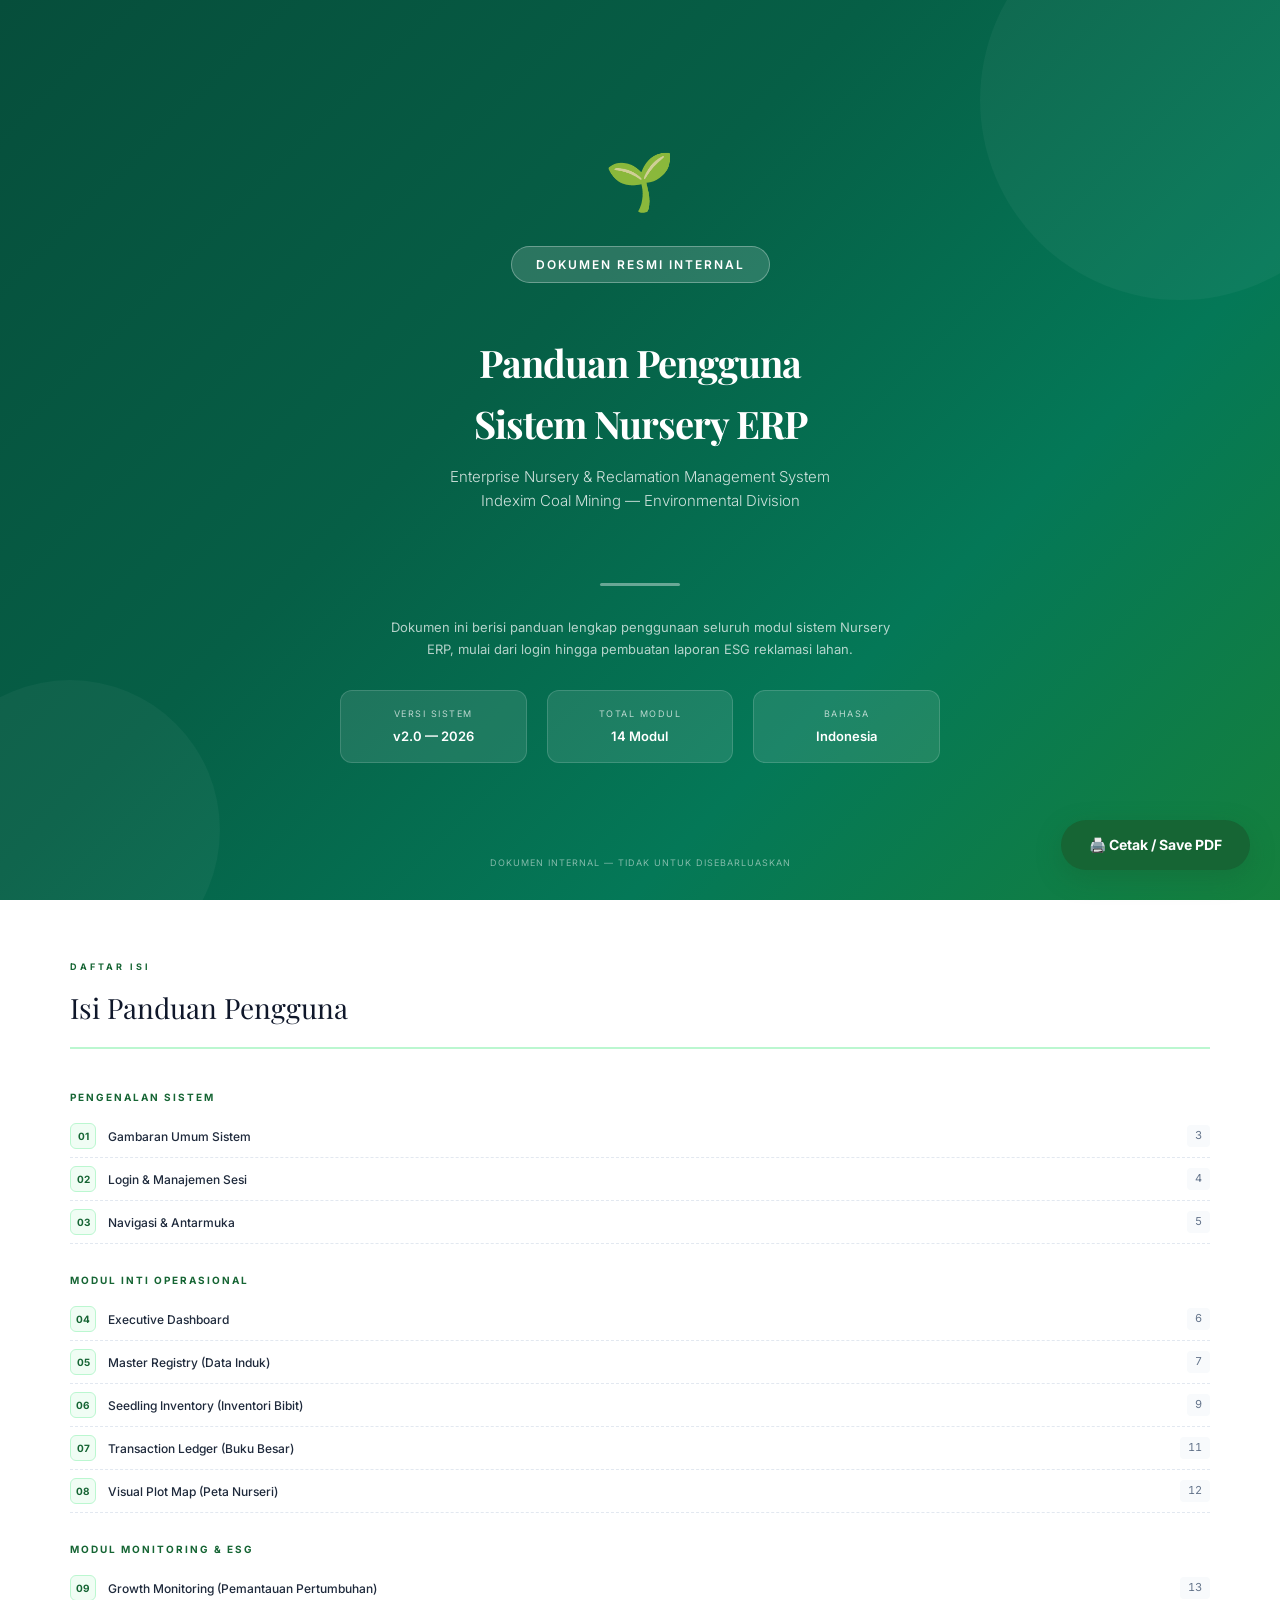
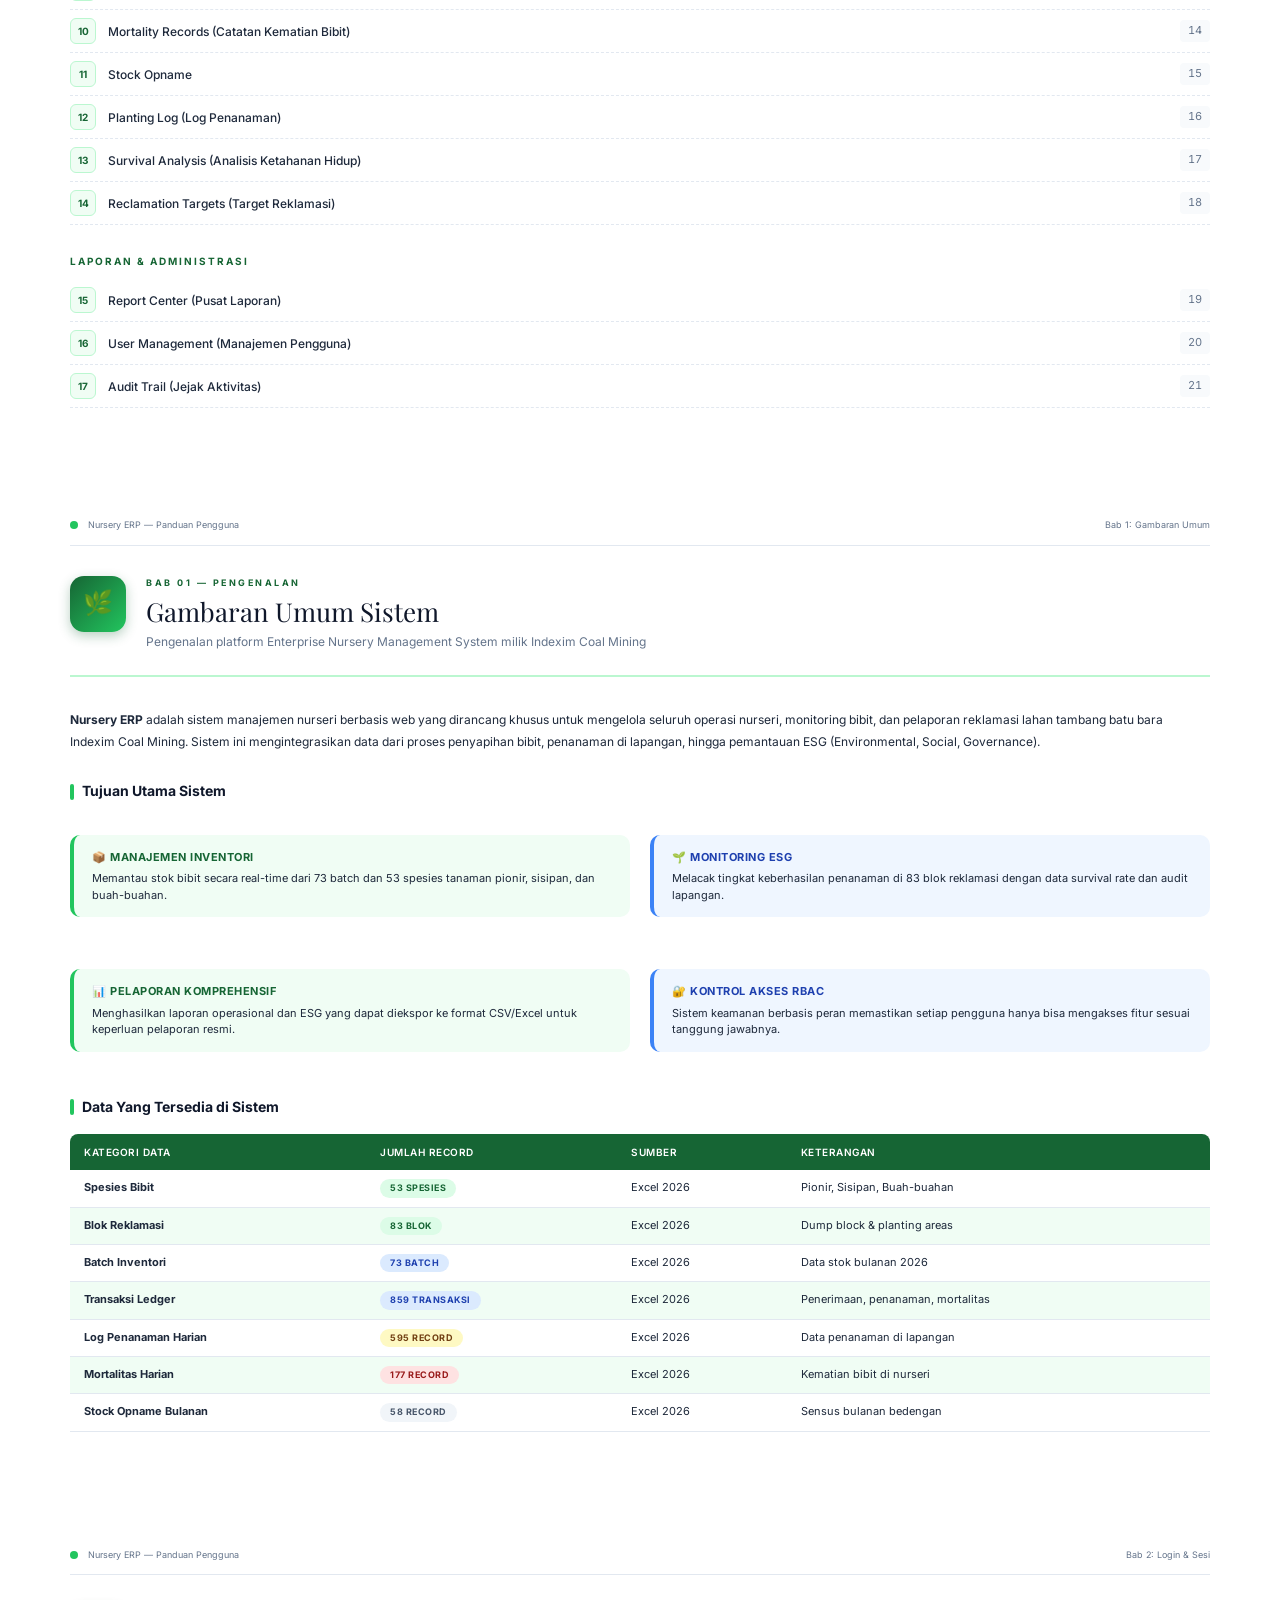
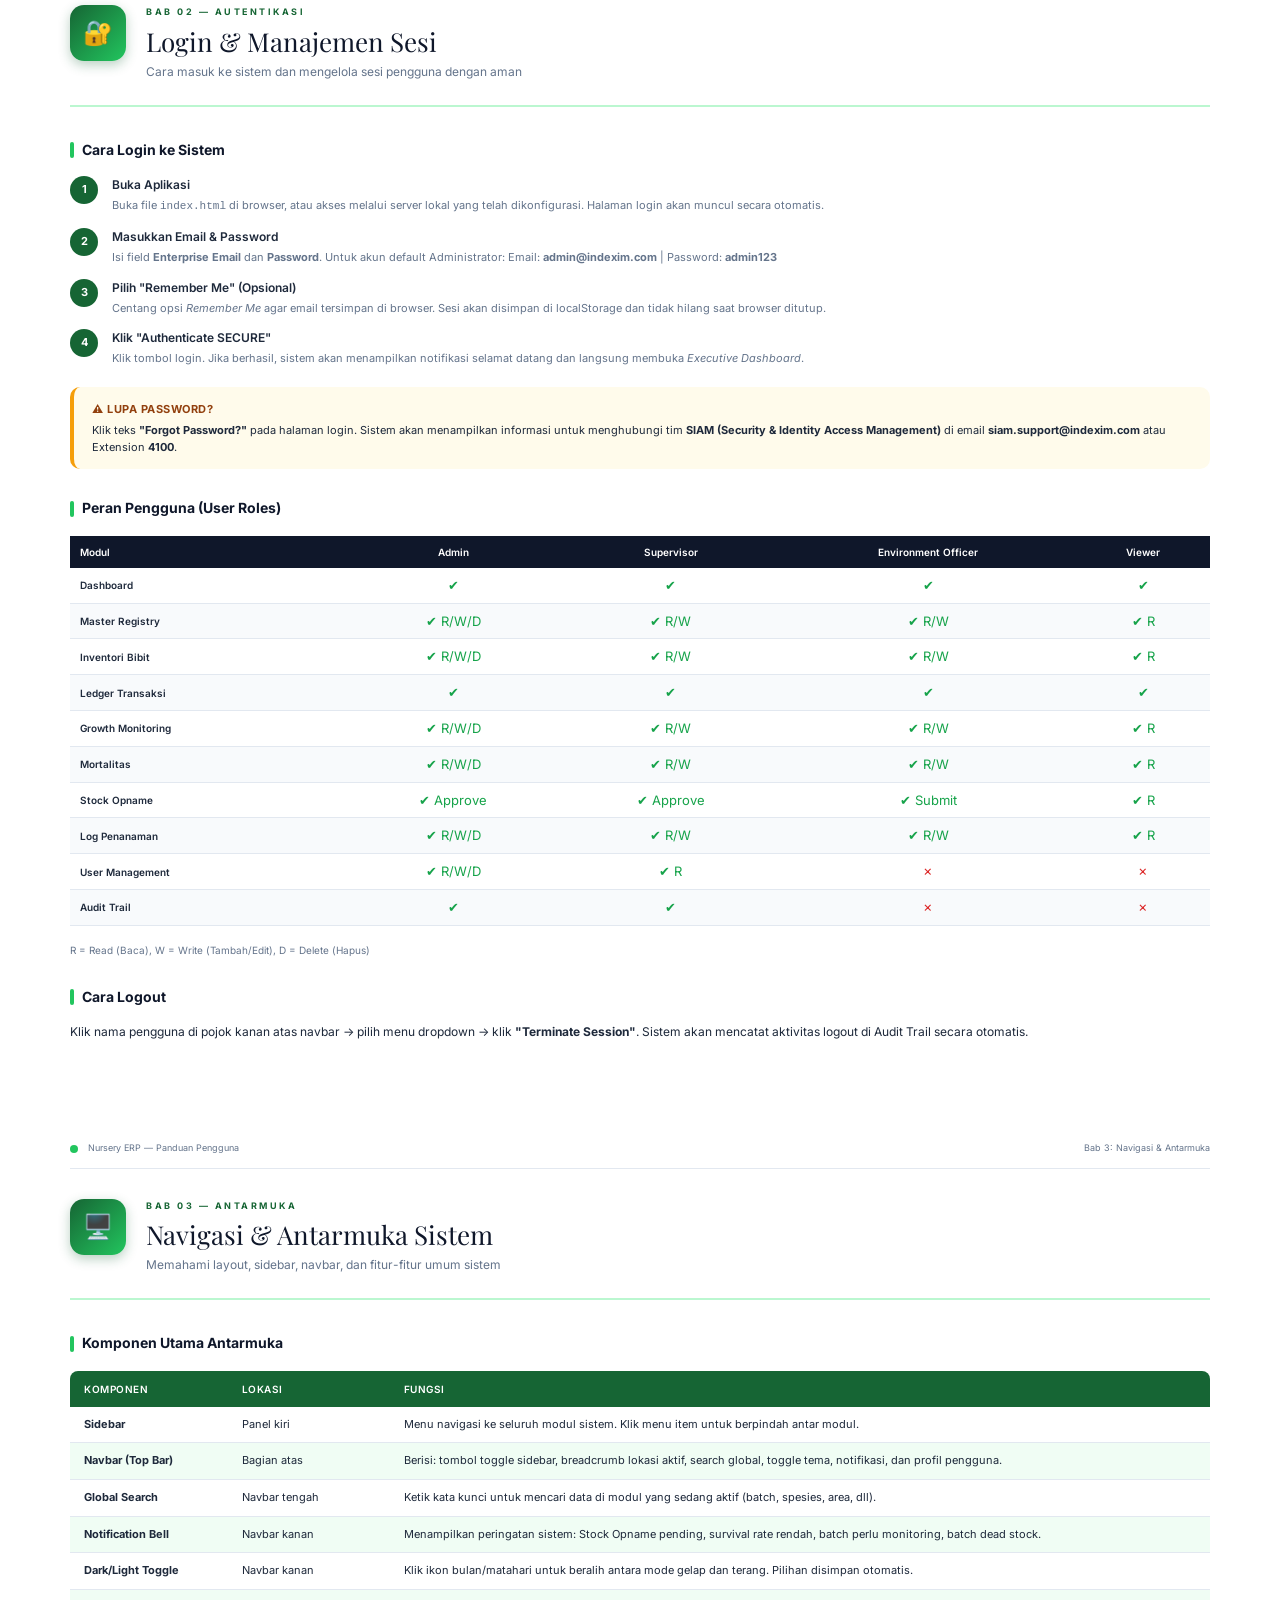
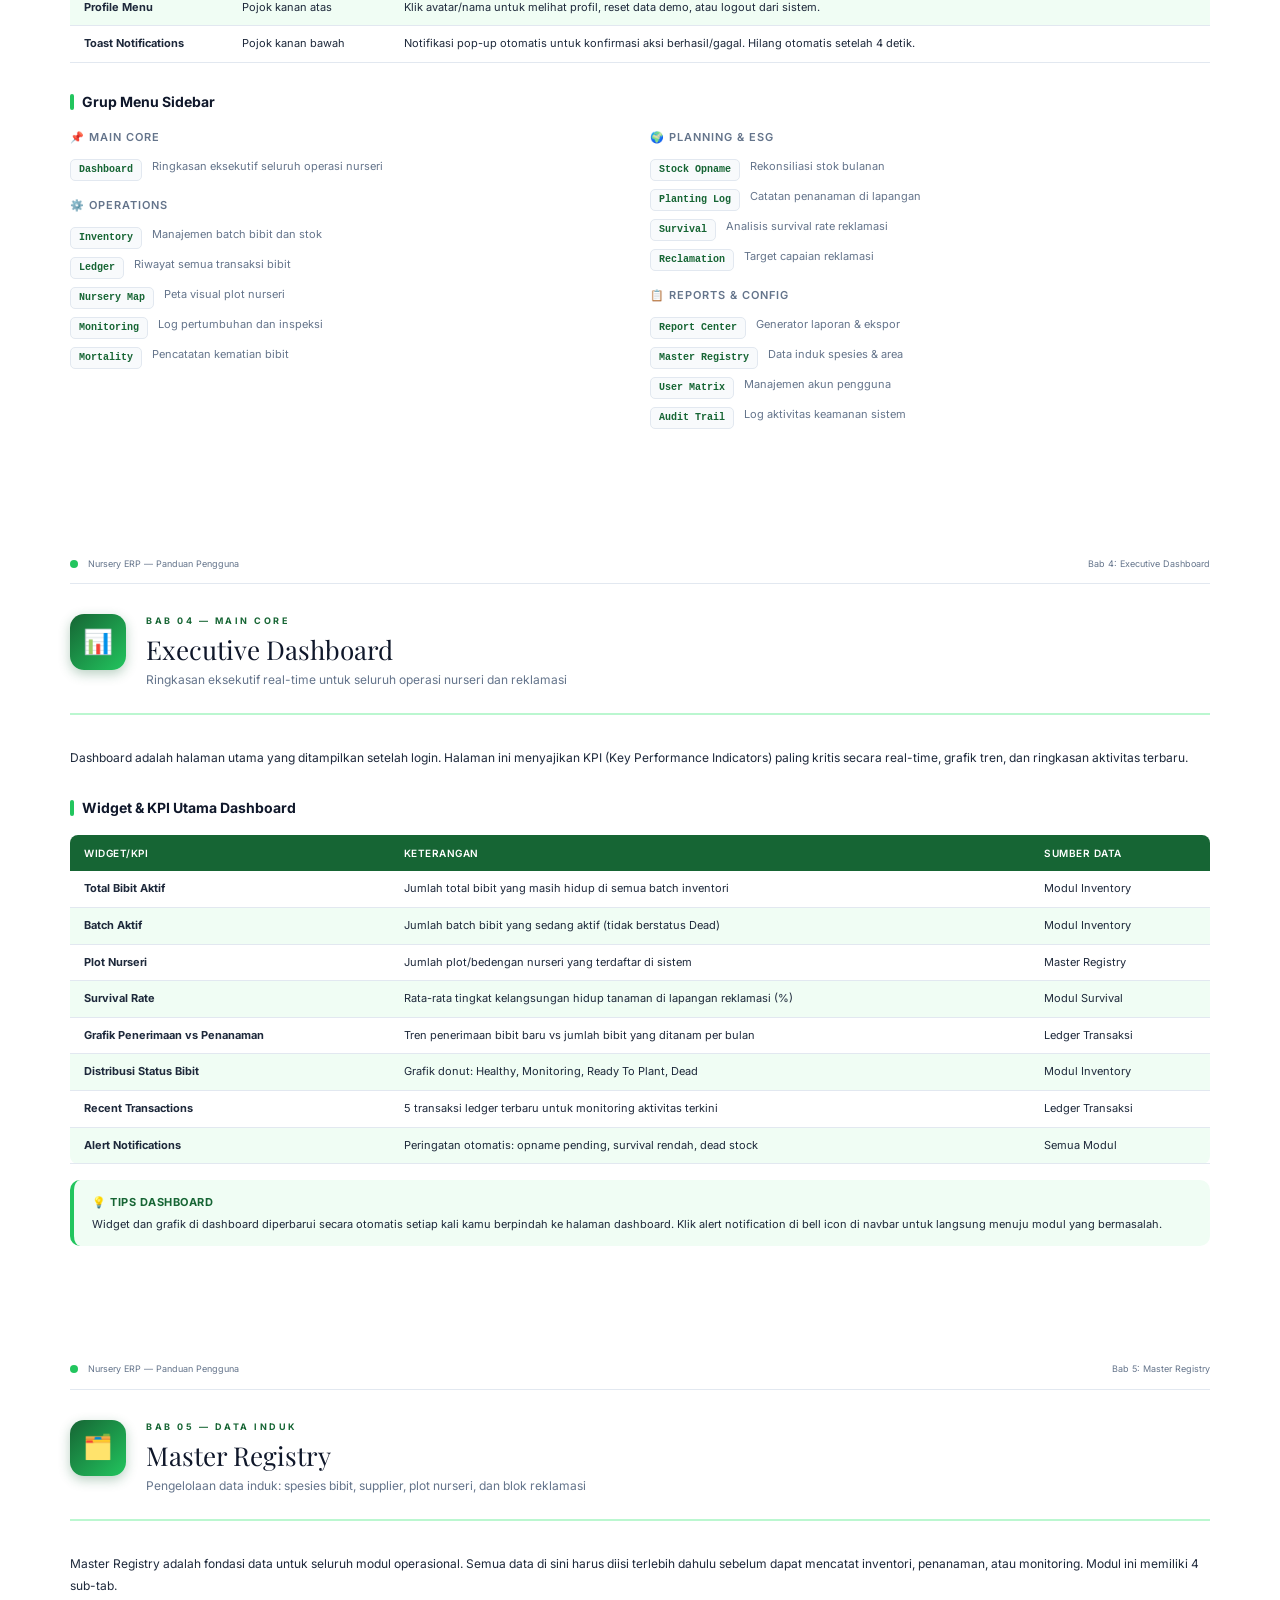
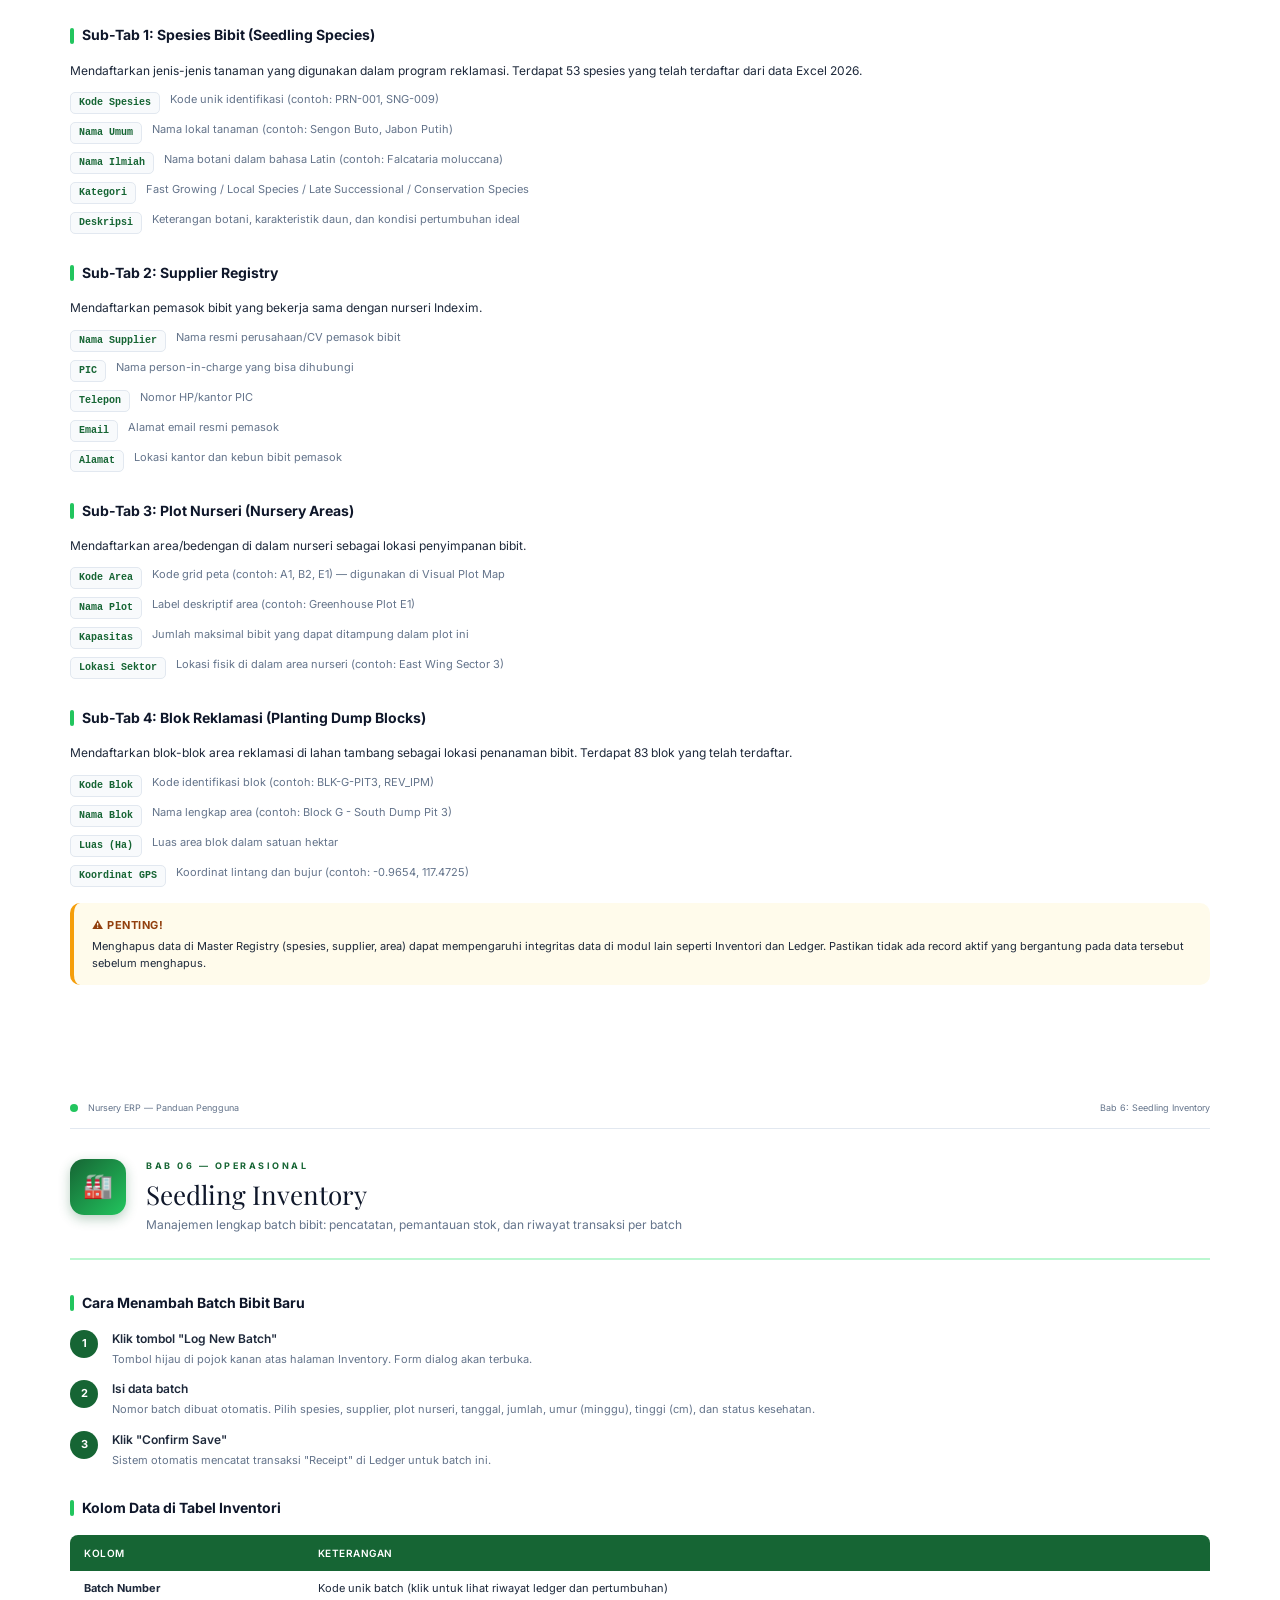
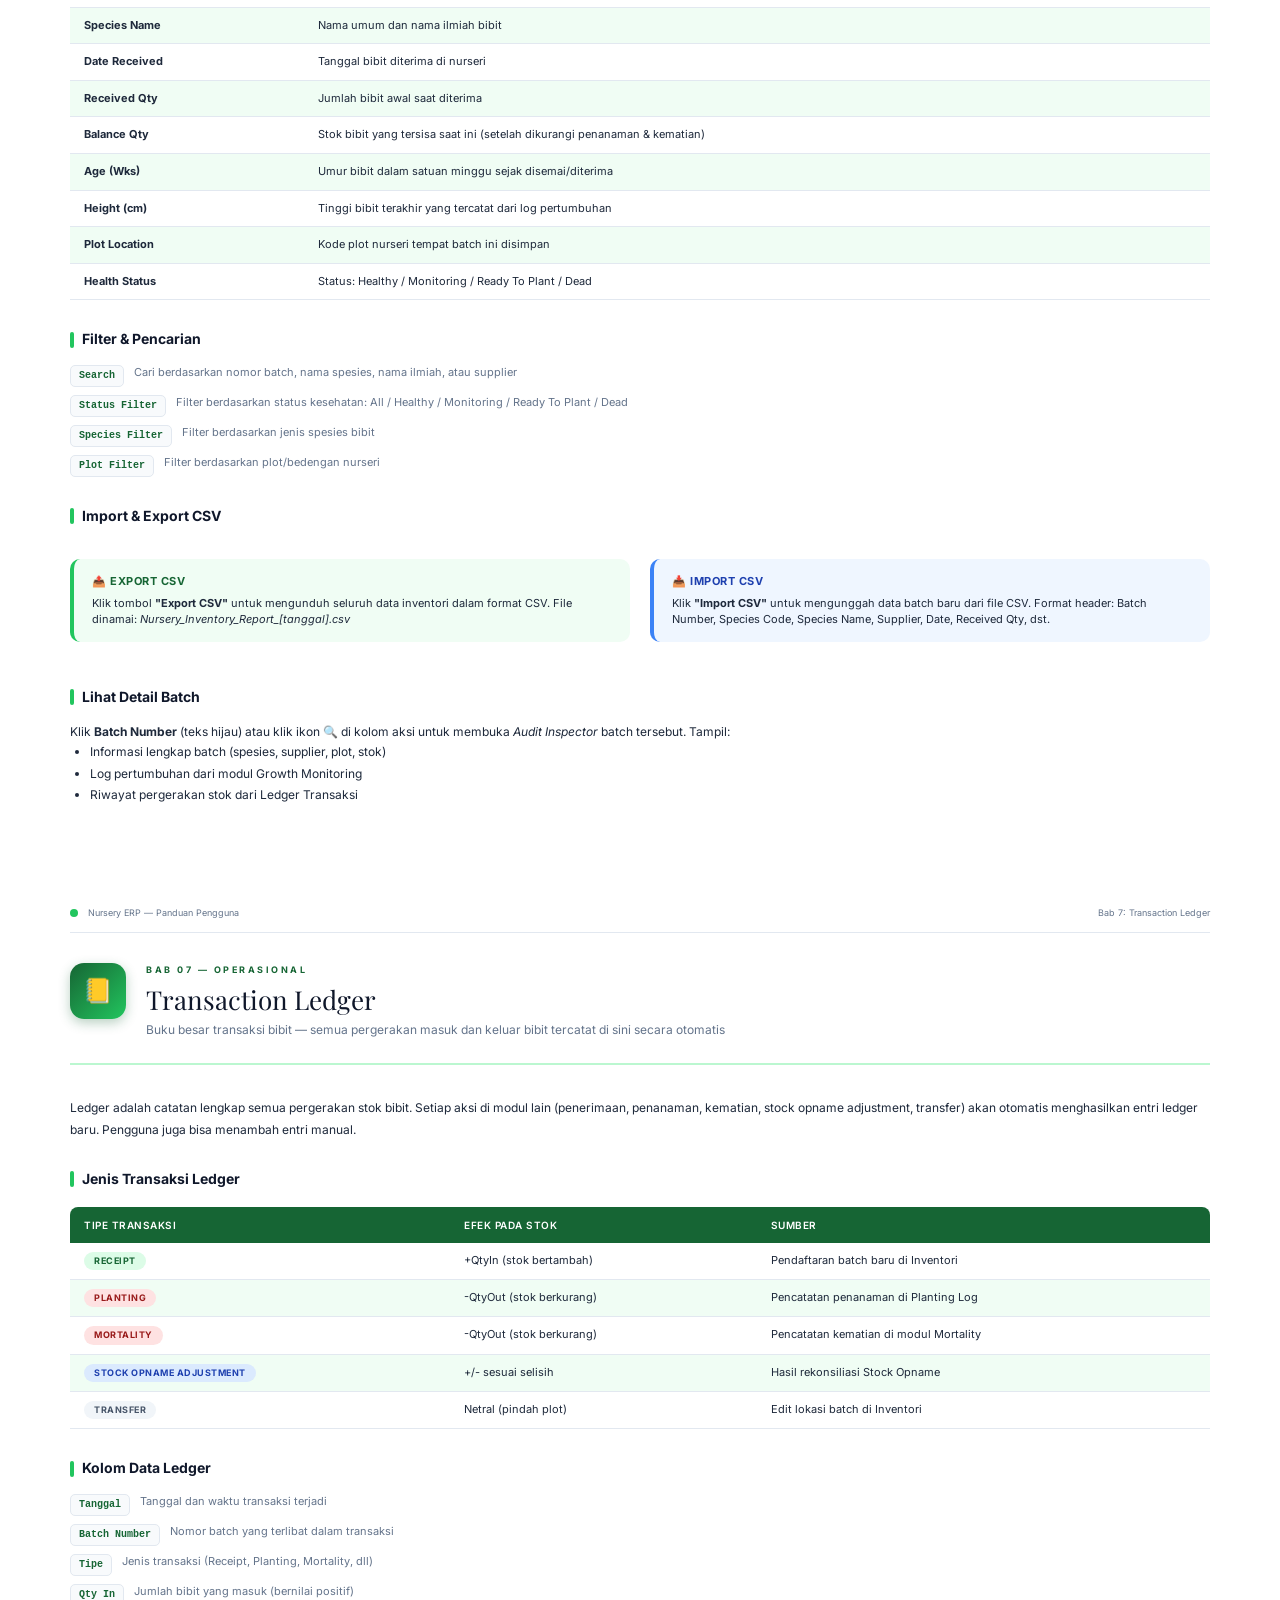
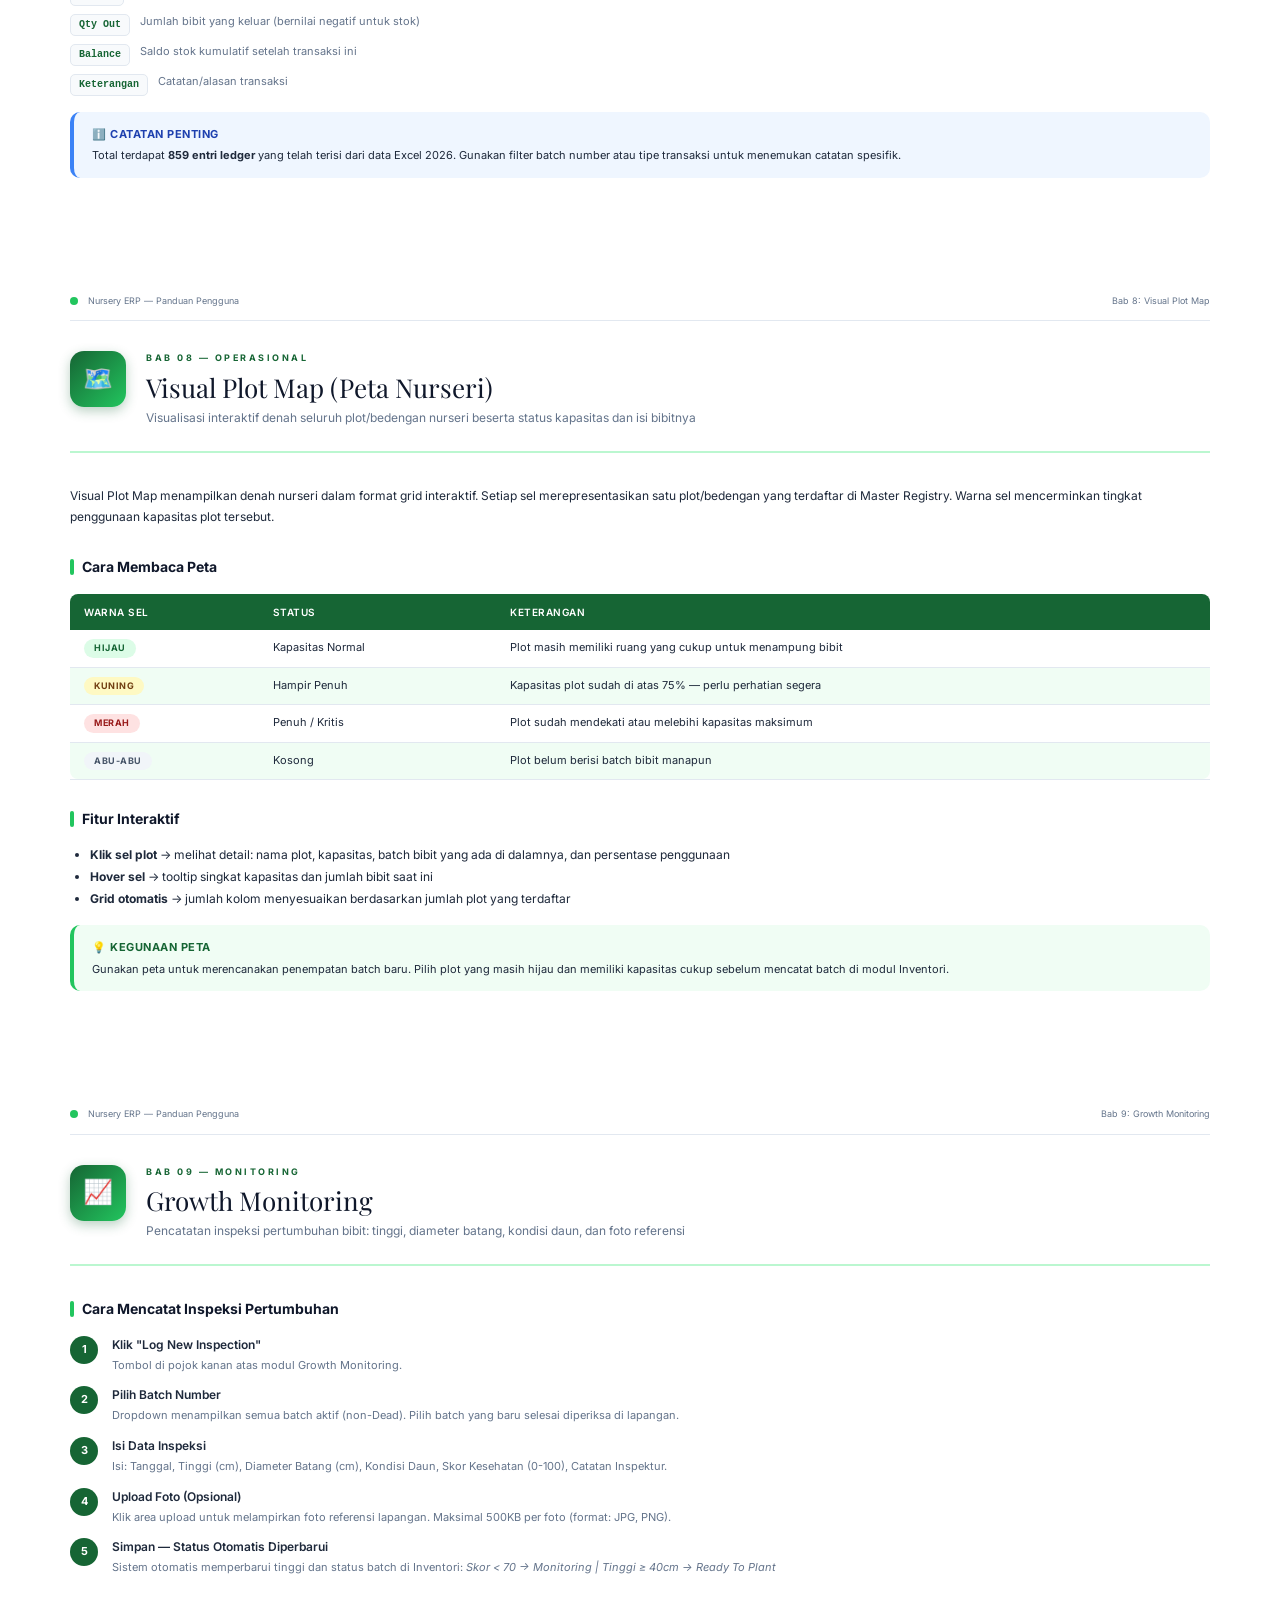
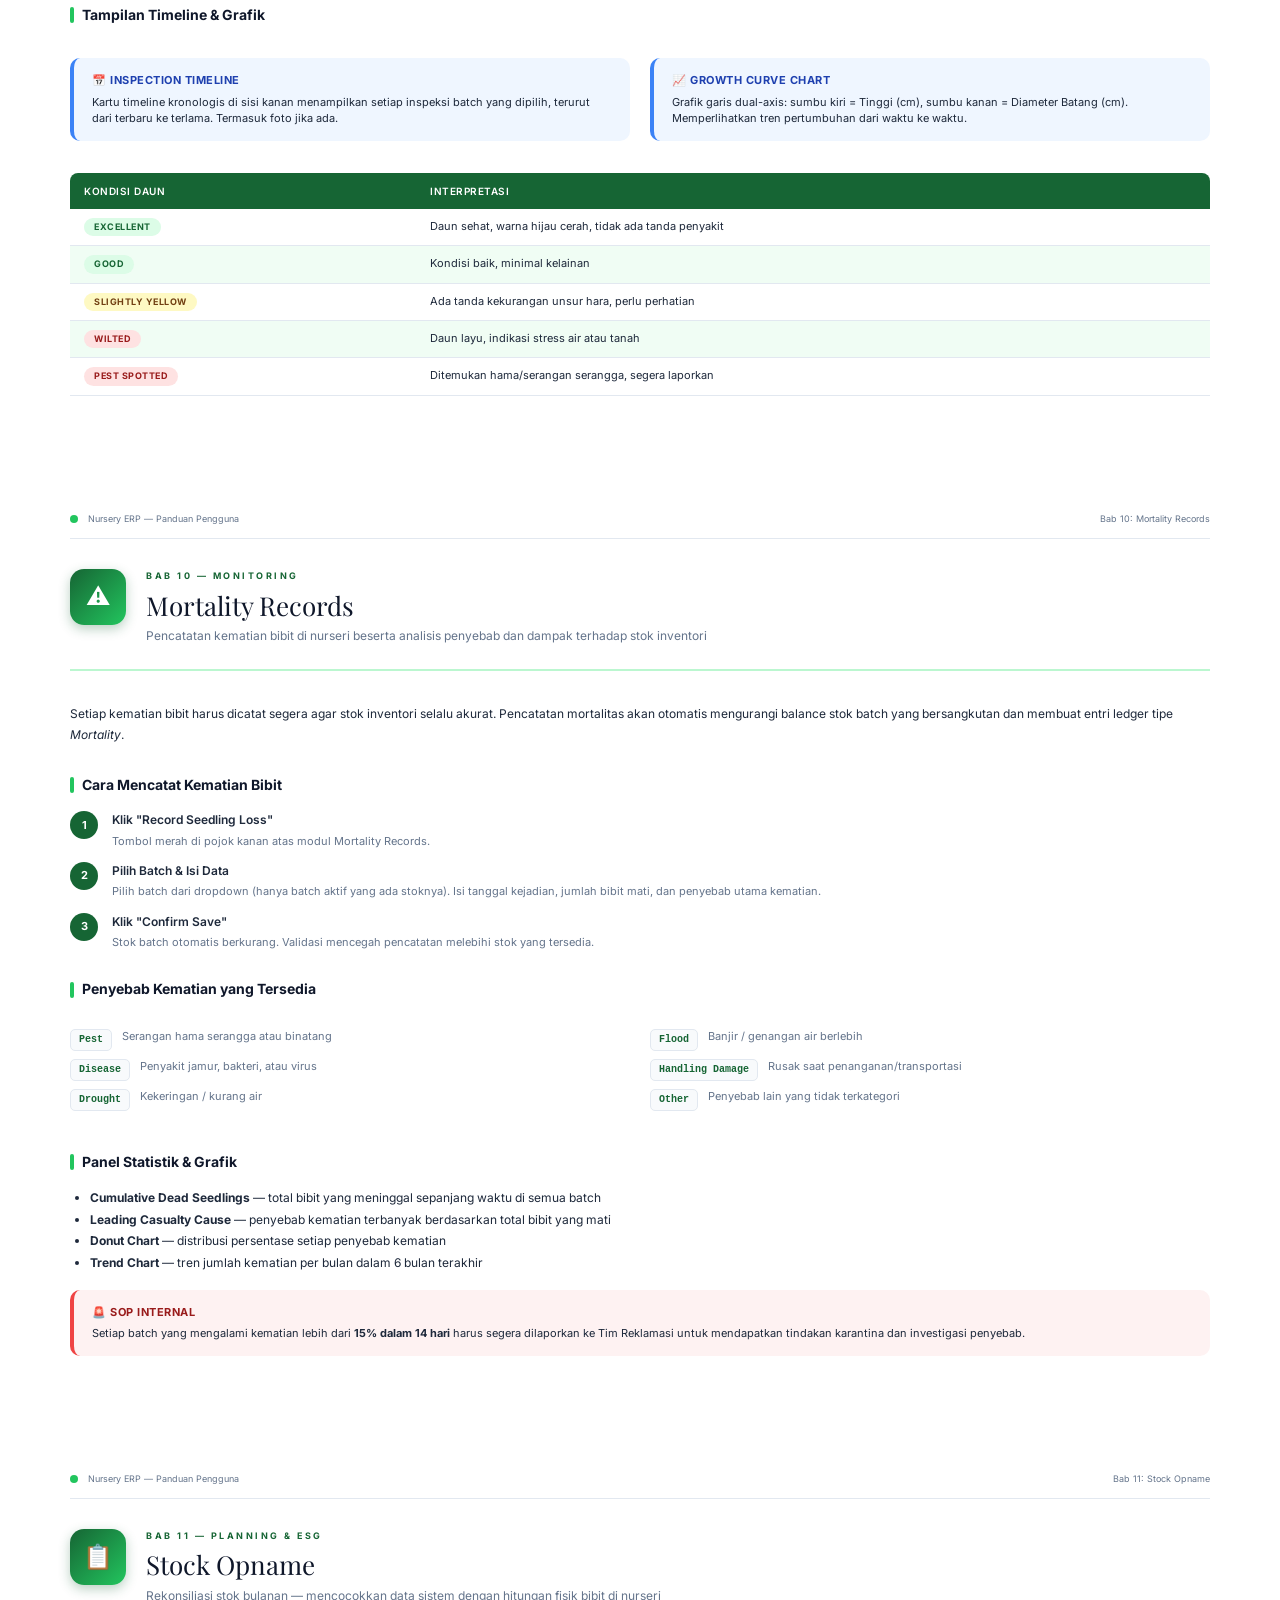
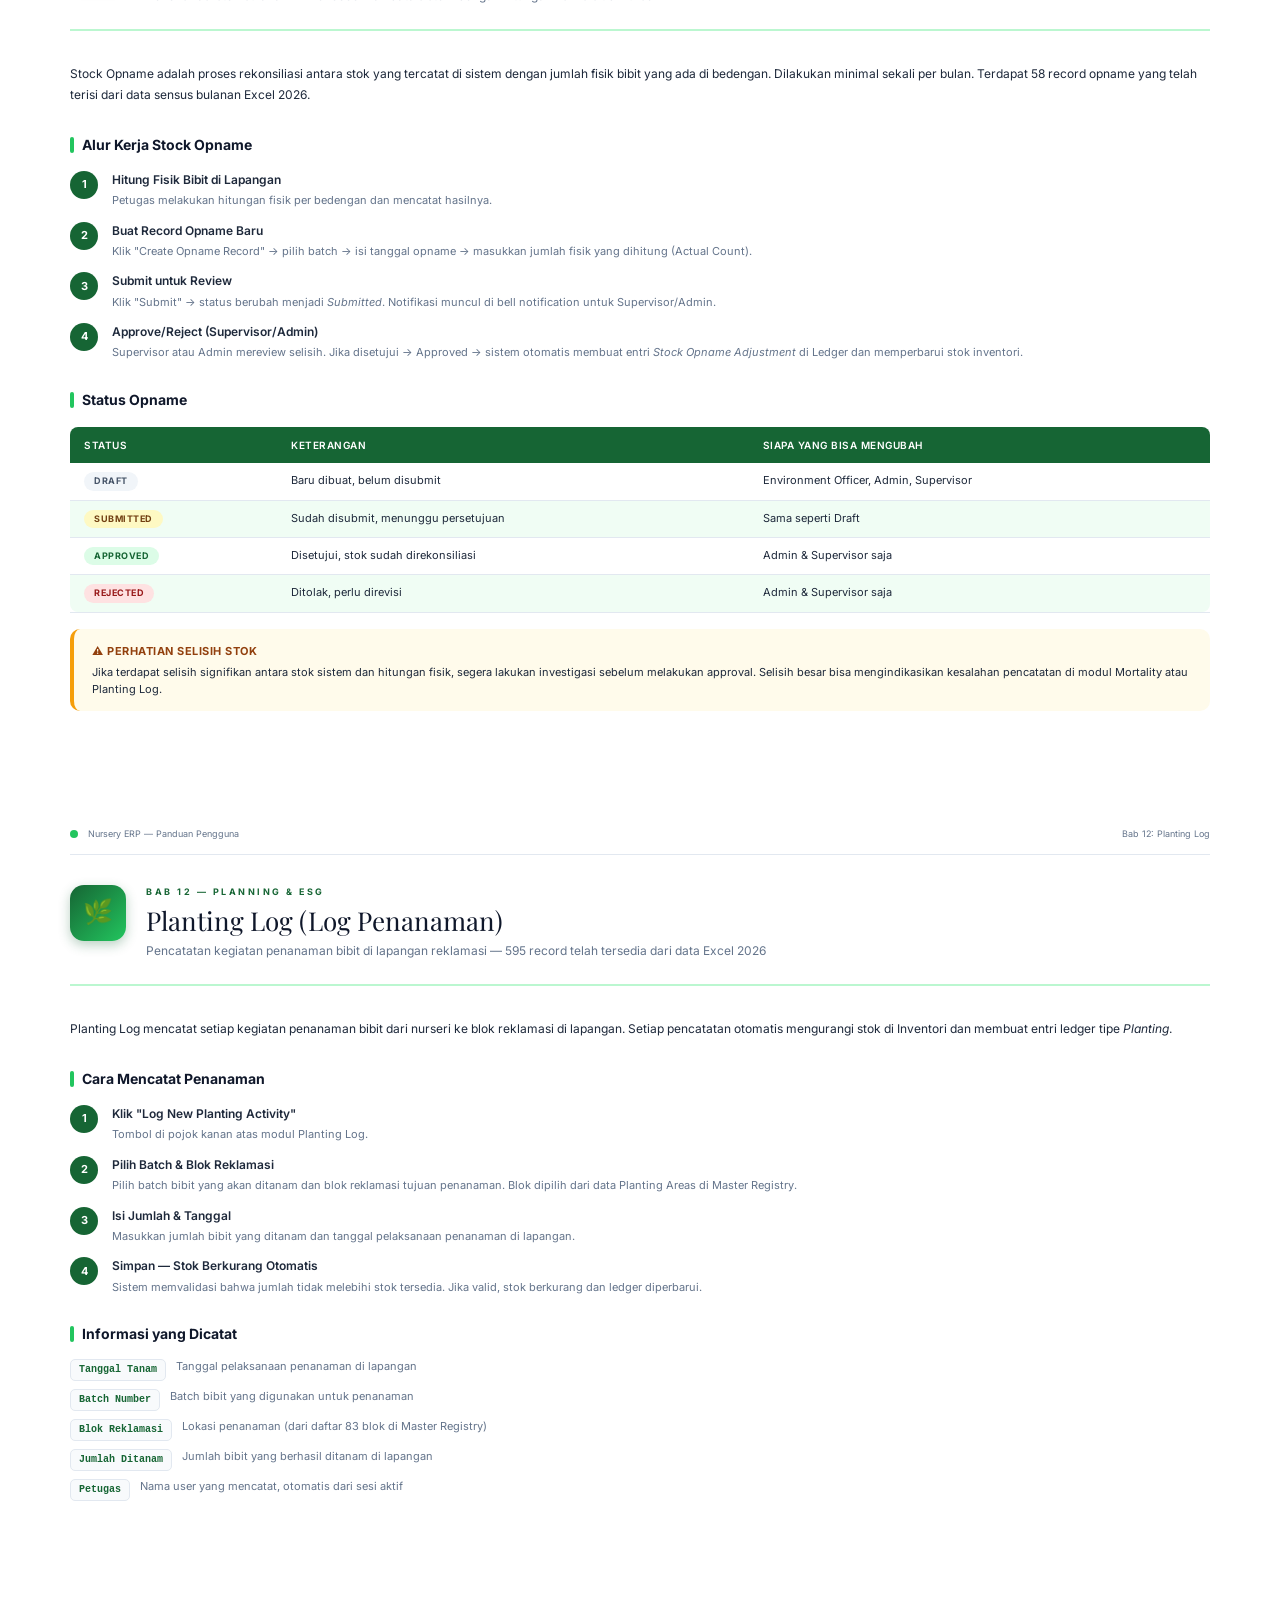
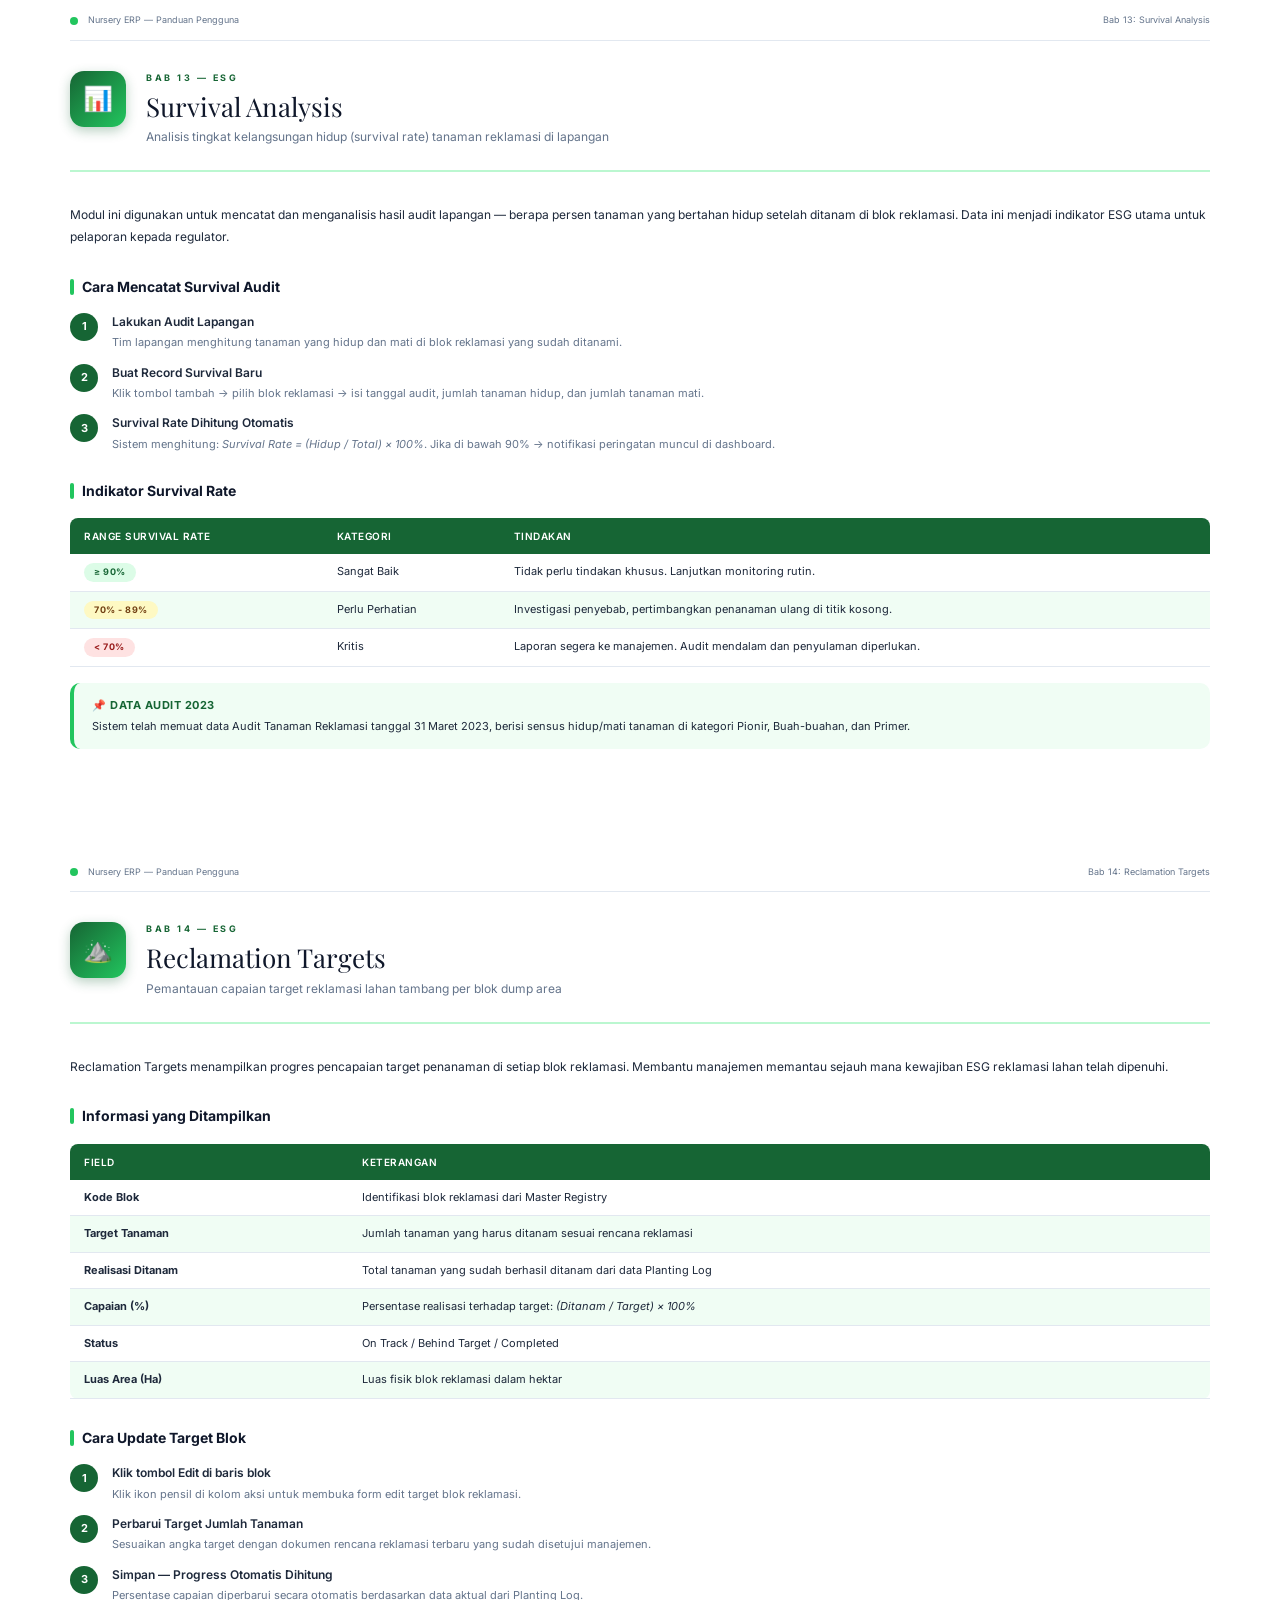
<file: manual_user.html>
<!DOCTYPE html>
<html lang="id">
<head>
  <meta charset="UTF-8">
  <meta name="viewport" content="width=device-width, initial-scale=1.0">
  <title>Panduan Pengguna - Nursery ERP Indexim Coal Mining</title>
  <style>
    @import url('https://fonts.googleapis.com/css2?family=Inter:wght@300;400;500;600;700;800&family=Playfair+Display:wght@700&display=swap');

    :root {
      --green: #166534;
      --green-light: #22c55e;
      --green-bg: #f0fdf4;
      --green-border: #bbf7d0;
      --accent: #15803d;
      --dark: #0f172a;
      --text: #1e293b;
      --text-light: #64748b;
      --border: #e2e8f0;
      --bg: #f8fafc;
      --white: #ffffff;
      --red: #dc2626;
      --yellow: #d97706;
      --blue: #1d4ed8;
    }

    * { box-sizing: border-box; margin: 0; padding: 0; }

    body {
      font-family: 'Inter', sans-serif;
      font-size: 11pt;
      color: var(--text);
      background: #fff;
      line-height: 1.6;
    }

    /* ========================= COVER PAGE ========================= */
    .cover-page {
      min-height: 100vh;
      display: flex;
      flex-direction: column;
      justify-content: center;
      align-items: center;
      background: linear-gradient(135deg, #064e3b 0%, #065f46 40%, #047857 70%, #15803d 100%);
      color: white;
      text-align: center;
      padding: 60px 40px;
      page-break-after: always;
      position: relative;
      overflow: hidden;
    }
    .cover-page::before {
      content: '';
      position: absolute;
      top: -100px; right: -100px;
      width: 400px; height: 400px;
      border-radius: 50%;
      background: rgba(255,255,255,0.04);
    }
    .cover-page::after {
      content: '';
      position: absolute;
      bottom: -80px; left: -80px;
      width: 300px; height: 300px;
      border-radius: 50%;
      background: rgba(255,255,255,0.04);
    }
    .cover-logo {
      font-size: 56px;
      margin-bottom: 20px;
      opacity: 0.9;
    }
    .cover-title {
      font-family: 'Playfair Display', serif;
      font-size: 38px;
      font-weight: 700;
      margin-bottom: 10px;
      letter-spacing: -1px;
    }
    .cover-subtitle {
      font-size: 15px;
      opacity: 0.8;
      margin-bottom: 40px;
      font-weight: 300;
    }
    .cover-badge {
      display: inline-block;
      background: rgba(255,255,255,0.15);
      border: 1px solid rgba(255,255,255,0.3);
      border-radius: 50px;
      padding: 8px 24px;
      font-size: 12px;
      font-weight: 600;
      letter-spacing: 2px;
      text-transform: uppercase;
      margin-bottom: 50px;
    }
    .cover-divider {
      width: 80px;
      height: 3px;
      background: rgba(255,255,255,0.4);
      margin: 30px auto;
      border-radius: 2px;
    }
    .cover-info-grid {
      display: grid;
      grid-template-columns: 1fr 1fr 1fr;
      gap: 20px;
      width: 100%;
      max-width: 600px;
      margin-top: 30px;
    }
    .cover-info-item {
      background: rgba(255,255,255,0.1);
      border-radius: 12px;
      padding: 16px;
      border: 1px solid rgba(255,255,255,0.15);
    }
    .cover-info-label {
      font-size: 9px;
      text-transform: uppercase;
      letter-spacing: 1.5px;
      opacity: 0.7;
      margin-bottom: 4px;
    }
    .cover-info-value {
      font-size: 13px;
      font-weight: 600;
    }
    .cover-warning {
      position: absolute;
      bottom: 30px;
      font-size: 9px;
      opacity: 0.5;
      letter-spacing: 1px;
      text-transform: uppercase;
    }

    /* ========================= TOC PAGE ========================= */
    .toc-page {
      padding: 60px 70px;
      page-break-after: always;
    }
    .page-section-label {
      font-size: 9px;
      text-transform: uppercase;
      letter-spacing: 3px;
      color: var(--green);
      font-weight: 700;
      margin-bottom: 12px;
    }
    .toc-title {
      font-family: 'Playfair Display', serif;
      font-size: 28px;
      color: var(--dark);
      margin-bottom: 40px;
      padding-bottom: 16px;
      border-bottom: 2px solid var(--green-border);
    }
    .toc-list {
      list-style: none;
    }
    .toc-section-header {
      font-size: 10px;
      text-transform: uppercase;
      letter-spacing: 2px;
      color: var(--green);
      font-weight: 700;
      margin-top: 28px;
      margin-bottom: 10px;
    }
    .toc-item {
      display: flex;
      justify-content: space-between;
      align-items: center;
      padding: 8px 0;
      border-bottom: 1px dashed var(--border);
    }
    .toc-item-left {
      display: flex;
      align-items: center;
      gap: 12px;
    }
    .toc-num {
      width: 26px;
      height: 26px;
      background: var(--green-bg);
      border: 1px solid var(--green-border);
      border-radius: 6px;
      display: flex;
      align-items: center;
      justify-content: center;
      font-size: 10px;
      font-weight: 700;
      color: var(--green);
      flex-shrink: 0;
    }
    .toc-item-text { font-size: 12px; font-weight: 500; }
    .toc-item-sub { font-size: 11px; font-weight: 400; color: var(--text-light); padding-left: 38px; margin-top: 3px; }
    .toc-page-num {
      font-size: 11px;
      color: var(--text-light);
      font-variant-numeric: tabular-nums;
      background: var(--bg);
      padding: 2px 8px;
      border-radius: 4px;
    }

    /* ========================= CONTENT PAGES ========================= */
    .content-page {
      padding: 50px 70px;
    }

    .module-header {
      display: flex;
      align-items: flex-start;
      gap: 20px;
      margin-bottom: 32px;
      padding-bottom: 24px;
      border-bottom: 2px solid var(--green-border);
    }
    .module-icon {
      width: 56px;
      height: 56px;
      background: linear-gradient(135deg, var(--green), var(--green-light));
      border-radius: 14px;
      display: flex;
      align-items: center;
      justify-content: center;
      font-size: 24px;
      color: white;
      flex-shrink: 0;
      box-shadow: 0 4px 12px rgba(22, 101, 52, 0.3);
    }
    .module-header-text {}
    .module-section-tag {
      font-size: 9px;
      text-transform: uppercase;
      letter-spacing: 2.5px;
      color: var(--green);
      font-weight: 700;
      margin-bottom: 6px;
    }
    .module-title {
      font-family: 'Playfair Display', serif;
      font-size: 26px;
      color: var(--dark);
      line-height: 1.2;
    }
    .module-desc {
      font-size: 12px;
      color: var(--text-light);
      margin-top: 6px;
      line-height: 1.5;
    }

    .section-heading {
      font-size: 14px;
      font-weight: 700;
      color: var(--dark);
      margin: 28px 0 14px;
      display: flex;
      align-items: center;
      gap: 8px;
    }
    .section-heading::before {
      content: '';
      display: inline-block;
      width: 4px;
      height: 16px;
      background: var(--green-light);
      border-radius: 2px;
    }

    /* Steps */
    .steps-list {
      display: flex;
      flex-direction: column;
      gap: 12px;
      margin-bottom: 20px;
    }
    .step-item {
      display: flex;
      gap: 14px;
      align-items: flex-start;
    }
    .step-number {
      width: 28px;
      height: 28px;
      background: var(--green);
      color: white;
      border-radius: 50%;
      display: flex;
      align-items: center;
      justify-content: center;
      font-size: 11px;
      font-weight: 700;
      flex-shrink: 0;
      margin-top: 1px;
    }
    .step-content { flex: 1; }
    .step-title { font-weight: 600; font-size: 12px; margin-bottom: 3px; }
    .step-desc { font-size: 11px; color: var(--text-light); line-height: 1.5; }

    /* Info boxes */
    .info-box {
      border-radius: 10px;
      padding: 14px 18px;
      margin: 16px 0;
      font-size: 11px;
      line-height: 1.5;
    }
    .info-box.tip {
      background: #f0fdf4;
      border-left: 4px solid #22c55e;
    }
    .info-box.warning {
      background: #fffbeb;
      border-left: 4px solid #f59e0b;
    }
    .info-box.danger {
      background: #fef2f2;
      border-left: 4px solid #ef4444;
    }
    .info-box.info {
      background: #eff6ff;
      border-left: 4px solid #3b82f6;
    }
    .info-box-title {
      font-weight: 700;
      margin-bottom: 5px;
      font-size: 11px;
      text-transform: uppercase;
      letter-spacing: 0.5px;
    }
    .info-box.tip .info-box-title { color: #166534; }
    .info-box.warning .info-box-title { color: #92400e; }
    .info-box.danger .info-box-title { color: #991b1b; }
    .info-box.info .info-box-title { color: #1e40af; }

    /* Feature table */
    .feature-table {
      width: 100%;
      border-collapse: collapse;
      font-size: 11px;
      margin: 16px 0;
    }
    .feature-table th {
      background: var(--green);
      color: white;
      padding: 10px 14px;
      text-align: left;
      font-weight: 600;
      font-size: 10px;
      text-transform: uppercase;
      letter-spacing: 0.5px;
    }
    .feature-table th:first-child { border-radius: 8px 0 0 0; }
    .feature-table th:last-child { border-radius: 0 8px 0 0; }
    .feature-table td {
      padding: 9px 14px;
      border-bottom: 1px solid var(--border);
      vertical-align: top;
    }
    .feature-table tr:nth-child(even) td { background: var(--green-bg); }
    .feature-table tr:last-child td:first-child { border-radius: 0 0 0 8px; }
    .feature-table tr:last-child td:last-child { border-radius: 0 0 8px 0; }

    /* Badge pills */
    .badge {
      display: inline-block;
      padding: 2px 10px;
      border-radius: 50px;
      font-size: 9px;
      font-weight: 700;
      text-transform: uppercase;
      letter-spacing: 0.5px;
    }
    .badge.green { background: #dcfce7; color: #166534; }
    .badge.red { background: #fee2e2; color: #991b1b; }
    .badge.yellow { background: #fef9c3; color: #713f12; }
    .badge.blue { background: #dbeafe; color: #1e40af; }
    .badge.gray { background: #f1f5f9; color: #475569; }

    /* Role table */
    .role-table {
      width: 100%;
      border-collapse: collapse;
      font-size: 10px;
      margin: 16px 0;
    }
    .role-table th {
      background: var(--dark);
      color: white;
      padding: 8px 10px;
      text-align: center;
      font-weight: 600;
    }
    .role-table th:first-child { text-align: left; }
    .role-table td {
      padding: 7px 10px;
      border-bottom: 1px solid var(--border);
      text-align: center;
    }
    .role-table td:first-child { text-align: left; font-weight: 600; }
    .role-table tr:nth-child(even) td { background: var(--bg); }
    .check { color: #16a34a; font-size: 13px; }
    .cross { color: #dc2626; font-size: 13px; }

    /* Column layout */
    .two-col {
      display: grid;
      grid-template-columns: 1fr 1fr;
      gap: 20px;
      margin: 16px 0;
    }

    /* Field description list */
    .field-list {
      list-style: none;
      display: flex;
      flex-direction: column;
      gap: 8px;
      margin: 12px 0;
    }
    .field-item {
      display: flex;
      align-items: flex-start;
      gap: 10px;
      font-size: 11px;
    }
    .field-name {
      background: var(--bg);
      border: 1px solid var(--border);
      border-radius: 5px;
      padding: 2px 8px;
      font-family: monospace;
      font-size: 10px;
      font-weight: 600;
      color: var(--green);
      white-space: nowrap;
      flex-shrink: 0;
    }
    .field-desc { color: var(--text-light); line-height: 1.4; }

    /* Page break */
    .page-break { page-break-before: always; }

    /* Footer */
    .page-footer {
      position: fixed;
      bottom: 20px;
      left: 70px;
      right: 70px;
      display: flex;
      justify-content: space-between;
      font-size: 9px;
      color: var(--text-light);
      border-top: 1px solid var(--border);
      padding-top: 8px;
    }

    /* Header strip */
    .page-header-strip {
      display: flex;
      align-items: center;
      gap: 10px;
      font-size: 9px;
      color: var(--text-light);
      margin-bottom: 30px;
      padding-bottom: 12px;
      border-bottom: 1px solid var(--border);
    }
    .page-header-strip-dot {
      width: 8px; height: 8px;
      background: var(--green-light);
      border-radius: 50%;
    }

    /* Shortcut pill */
    .keyboard-key {
      display: inline-block;
      background: var(--bg);
      border: 1px solid var(--border);
      border-radius: 4px;
      padding: 1px 7px;
      font-size: 10px;
      font-family: monospace;
      color: var(--text);
      margin: 0 2px;
    }

    /* Print styles */
    @media print {
      body { print-color-adjust: exact; -webkit-print-color-adjust: exact; }
      .cover-page, .toc-page { min-height: 100vh; }
      .page-break { page-break-before: always; }
    }
  </style>
</head>
<body>

<!-- ====================== COVER PAGE ====================== -->
<div class="cover-page">
  <div class="cover-logo">🌱</div>
  <div class="cover-badge">Dokumen Resmi Internal</div>
  <div class="cover-title">Panduan Pengguna<br>Sistem Nursery ERP</div>
  <div class="cover-subtitle">Enterprise Nursery & Reclamation Management System<br>Indexim Coal Mining — Environmental Division</div>
  <div class="cover-divider"></div>
  <div style="font-size: 13px; opacity: 0.7; max-width: 500px; line-height: 1.7;">
    Dokumen ini berisi panduan lengkap penggunaan seluruh modul sistem Nursery ERP, 
    mulai dari login hingga pembuatan laporan ESG reklamasi lahan.
  </div>
  <div class="cover-info-grid">
    <div class="cover-info-item">
      <div class="cover-info-label">Versi Sistem</div>
      <div class="cover-info-value">v2.0 — 2026</div>
    </div>
    <div class="cover-info-item">
      <div class="cover-info-label">Total Modul</div>
      <div class="cover-info-value">14 Modul</div>
    </div>
    <div class="cover-info-item">
      <div class="cover-info-label">Bahasa</div>
      <div class="cover-info-value">Indonesia</div>
    </div>
  </div>
  <div class="cover-warning">DOKUMEN INTERNAL — TIDAK UNTUK DISEBARLUASKAN</div>
</div>

<!-- ====================== TABLE OF CONTENTS ====================== -->
<div class="toc-page">
  <div class="page-section-label">Daftar Isi</div>
  <div class="toc-title">Isi Panduan Pengguna</div>

  <ul class="toc-list">
    <div class="toc-section-header">Pengenalan Sistem</div>
    <li class="toc-item">
      <div class="toc-item-left"><div class="toc-num">01</div><span class="toc-item-text">Gambaran Umum Sistem</span></div>
      <span class="toc-page-num">3</span>
    </li>
    <li class="toc-item">
      <div class="toc-item-left"><div class="toc-num">02</div><span class="toc-item-text">Login & Manajemen Sesi</span></div>
      <span class="toc-page-num">4</span>
    </li>
    <li class="toc-item">
      <div class="toc-item-left"><div class="toc-num">03</div><span class="toc-item-text">Navigasi & Antarmuka</span></div>
      <span class="toc-page-num">5</span>
    </li>

    <div class="toc-section-header">Modul Inti Operasional</div>
    <li class="toc-item">
      <div class="toc-item-left"><div class="toc-num">04</div><span class="toc-item-text">Executive Dashboard</span></div>
      <span class="toc-page-num">6</span>
    </li>
    <li class="toc-item">
      <div class="toc-item-left"><div class="toc-num">05</div><span class="toc-item-text">Master Registry (Data Induk)</span></div>
      <span class="toc-page-num">7</span>
    </li>
    <li class="toc-item">
      <div class="toc-item-left"><div class="toc-num">06</div><span class="toc-item-text">Seedling Inventory (Inventori Bibit)</span></div>
      <span class="toc-page-num">9</span>
    </li>
    <li class="toc-item">
      <div class="toc-item-left"><div class="toc-num">07</div><span class="toc-item-text">Transaction Ledger (Buku Besar)</span></div>
      <span class="toc-page-num">11</span>
    </li>
    <li class="toc-item">
      <div class="toc-item-left"><div class="toc-num">08</div><span class="toc-item-text">Visual Plot Map (Peta Nurseri)</span></div>
      <span class="toc-page-num">12</span>
    </li>

    <div class="toc-section-header">Modul Monitoring & ESG</div>
    <li class="toc-item">
      <div class="toc-item-left"><div class="toc-num">09</div><span class="toc-item-text">Growth Monitoring (Pemantauan Pertumbuhan)</span></div>
      <span class="toc-page-num">13</span>
    </li>
    <li class="toc-item">
      <div class="toc-item-left"><div class="toc-num">10</div><span class="toc-item-text">Mortality Records (Catatan Kematian Bibit)</span></div>
      <span class="toc-page-num">14</span>
    </li>
    <li class="toc-item">
      <div class="toc-item-left"><div class="toc-num">11</div><span class="toc-item-text">Stock Opname</span></div>
      <span class="toc-page-num">15</span>
    </li>
    <li class="toc-item">
      <div class="toc-item-left"><div class="toc-num">12</div><span class="toc-item-text">Planting Log (Log Penanaman)</span></div>
      <span class="toc-page-num">16</span>
    </li>
    <li class="toc-item">
      <div class="toc-item-left"><div class="toc-num">13</div><span class="toc-item-text">Survival Analysis (Analisis Ketahanan Hidup)</span></div>
      <span class="toc-page-num">17</span>
    </li>
    <li class="toc-item">
      <div class="toc-item-left"><div class="toc-num">14</div><span class="toc-item-text">Reclamation Targets (Target Reklamasi)</span></div>
      <span class="toc-page-num">18</span>
    </li>

    <div class="toc-section-header">Laporan & Administrasi</div>
    <li class="toc-item">
      <div class="toc-item-left"><div class="toc-num">15</div><span class="toc-item-text">Report Center (Pusat Laporan)</span></div>
      <span class="toc-page-num">19</span>
    </li>
    <li class="toc-item">
      <div class="toc-item-left"><div class="toc-num">16</div><span class="toc-item-text">User Management (Manajemen Pengguna)</span></div>
      <span class="toc-page-num">20</span>
    </li>
    <li class="toc-item">
      <div class="toc-item-left"><div class="toc-num">17</div><span class="toc-item-text">Audit Trail (Jejak Aktivitas)</span></div>
      <span class="toc-page-num">21</span>
    </li>
  </ul>
</div>

<!-- ====================== BAB 1: GAMBARAN UMUM ====================== -->
<div class="content-page page-break">
  <div class="page-header-strip">
    <div class="page-header-strip-dot"></div>
    Nursery ERP — Panduan Pengguna
    <span style="margin-left: auto;">Bab 1: Gambaran Umum</span>
  </div>

  <div class="module-header">
    <div class="module-icon">🌿</div>
    <div class="module-header-text">
      <div class="module-section-tag">Bab 01 — Pengenalan</div>
      <div class="module-title">Gambaran Umum Sistem</div>
      <div class="module-desc">Pengenalan platform Enterprise Nursery Management System milik Indexim Coal Mining</div>
    </div>
  </div>

  <p style="font-size: 12px; line-height: 1.8; margin-bottom: 16px;">
    <strong>Nursery ERP</strong> adalah sistem manajemen nurseri berbasis web yang dirancang khusus untuk mengelola seluruh operasi nurseri, 
    monitoring bibit, dan pelaporan reklamasi lahan tambang batu bara Indexim Coal Mining. 
    Sistem ini mengintegrasikan data dari proses penyapihan bibit, penanaman di lapangan, hingga pemantauan ESG (Environmental, Social, Governance).
  </p>

  <div class="section-heading">Tujuan Utama Sistem</div>
  <div class="two-col">
    <div class="info-box tip">
      <div class="info-box-title">📦 Manajemen Inventori</div>
      Memantau stok bibit secara real-time dari 73 batch dan 53 spesies tanaman pionir, sisipan, dan buah-buahan.
    </div>
    <div class="info-box info">
      <div class="info-box-title">🌱 Monitoring ESG</div>
      Melacak tingkat keberhasilan penanaman di 83 blok reklamasi dengan data survival rate dan audit lapangan.
    </div>
    <div class="info-box tip">
      <div class="info-box-title">📊 Pelaporan Komprehensif</div>
      Menghasilkan laporan operasional dan ESG yang dapat diekspor ke format CSV/Excel untuk keperluan pelaporan resmi.
    </div>
    <div class="info-box info">
      <div class="info-box-title">🔐 Kontrol Akses RBAC</div>
      Sistem keamanan berbasis peran memastikan setiap pengguna hanya bisa mengakses fitur sesuai tanggung jawabnya.
    </div>
  </div>

  <div class="section-heading">Data Yang Tersedia di Sistem</div>
  <table class="feature-table">
    <thead>
      <tr>
        <th>Kategori Data</th>
        <th>Jumlah Record</th>
        <th>Sumber</th>
        <th>Keterangan</th>
      </tr>
    </thead>
    <tbody>
      <tr>
        <td><strong>Spesies Bibit</strong></td>
        <td><span class="badge green">53 Spesies</span></td>
        <td>Excel 2026</td>
        <td>Pionir, Sisipan, Buah-buahan</td>
      </tr>
      <tr>
        <td><strong>Blok Reklamasi</strong></td>
        <td><span class="badge green">83 Blok</span></td>
        <td>Excel 2026</td>
        <td>Dump block & planting areas</td>
      </tr>
      <tr>
        <td><strong>Batch Inventori</strong></td>
        <td><span class="badge blue">73 Batch</span></td>
        <td>Excel 2026</td>
        <td>Data stok bulanan 2026</td>
      </tr>
      <tr>
        <td><strong>Transaksi Ledger</strong></td>
        <td><span class="badge blue">859 Transaksi</span></td>
        <td>Excel 2026</td>
        <td>Penerimaan, penanaman, mortalitas</td>
      </tr>
      <tr>
        <td><strong>Log Penanaman Harian</strong></td>
        <td><span class="badge yellow">595 Record</span></td>
        <td>Excel 2026</td>
        <td>Data penanaman di lapangan</td>
      </tr>
      <tr>
        <td><strong>Mortalitas Harian</strong></td>
        <td><span class="badge red">177 Record</span></td>
        <td>Excel 2026</td>
        <td>Kematian bibit di nurseri</td>
      </tr>
      <tr>
        <td><strong>Stock Opname Bulanan</strong></td>
        <td><span class="badge gray">58 Record</span></td>
        <td>Excel 2026</td>
        <td>Sensus bulanan bedengan</td>
      </tr>
    </tbody>
  </table>
</div>

<!-- ====================== BAB 2: LOGIN ====================== -->
<div class="content-page page-break">
  <div class="page-header-strip">
    <div class="page-header-strip-dot"></div>
    Nursery ERP — Panduan Pengguna
    <span style="margin-left: auto;">Bab 2: Login & Sesi</span>
  </div>

  <div class="module-header">
    <div class="module-icon">🔐</div>
    <div class="module-header-text">
      <div class="module-section-tag">Bab 02 — Autentikasi</div>
      <div class="module-title">Login & Manajemen Sesi</div>
      <div class="module-desc">Cara masuk ke sistem dan mengelola sesi pengguna dengan aman</div>
    </div>
  </div>

  <div class="section-heading">Cara Login ke Sistem</div>
  <div class="steps-list">
    <div class="step-item">
      <div class="step-number">1</div>
      <div class="step-content">
        <div class="step-title">Buka Aplikasi</div>
        <div class="step-desc">Buka file <code>index.html</code> di browser, atau akses melalui server lokal yang telah dikonfigurasi. Halaman login akan muncul secara otomatis.</div>
      </div>
    </div>
    <div class="step-item">
      <div class="step-number">2</div>
      <div class="step-content">
        <div class="step-title">Masukkan Email & Password</div>
        <div class="step-desc">Isi field <strong>Enterprise Email</strong> dan <strong>Password</strong>. Untuk akun default Administrator: Email: <strong>admin@indexim.com</strong> | Password: <strong>admin123</strong></div>
      </div>
    </div>
    <div class="step-item">
      <div class="step-number">3</div>
      <div class="step-content">
        <div class="step-title">Pilih "Remember Me" (Opsional)</div>
        <div class="step-desc">Centang opsi <em>Remember Me</em> agar email tersimpan di browser. Sesi akan disimpan di localStorage dan tidak hilang saat browser ditutup.</div>
      </div>
    </div>
    <div class="step-item">
      <div class="step-number">4</div>
      <div class="step-content">
        <div class="step-title">Klik "Authenticate SECURE"</div>
        <div class="step-desc">Klik tombol login. Jika berhasil, sistem akan menampilkan notifikasi selamat datang dan langsung membuka <em>Executive Dashboard</em>.</div>
      </div>
    </div>
  </div>

  <div class="info-box warning">
    <div class="info-box-title">⚠️ Lupa Password?</div>
    Klik teks <strong>"Forgot Password?"</strong> pada halaman login. Sistem akan menampilkan informasi untuk menghubungi tim <strong>SIAM (Security & Identity Access Management)</strong> di email <strong>siam.support@indexim.com</strong> atau Extension <strong>4100</strong>.
  </div>

  <div class="section-heading">Peran Pengguna (User Roles)</div>
  <table class="role-table">
    <thead>
      <tr>
        <th>Modul</th>
        <th>Admin</th>
        <th>Supervisor</th>
        <th>Environment Officer</th>
        <th>Viewer</th>
      </tr>
    </thead>
    <tbody>
      <tr><td>Dashboard</td><td class="check">✔</td><td class="check">✔</td><td class="check">✔</td><td class="check">✔</td></tr>
      <tr><td>Master Registry</td><td class="check">✔ R/W/D</td><td class="check">✔ R/W</td><td class="check">✔ R/W</td><td class="check">✔ R</td></tr>
      <tr><td>Inventori Bibit</td><td class="check">✔ R/W/D</td><td class="check">✔ R/W</td><td class="check">✔ R/W</td><td class="check">✔ R</td></tr>
      <tr><td>Ledger Transaksi</td><td class="check">✔</td><td class="check">✔</td><td class="check">✔</td><td class="check">✔</td></tr>
      <tr><td>Growth Monitoring</td><td class="check">✔ R/W/D</td><td class="check">✔ R/W</td><td class="check">✔ R/W</td><td class="check">✔ R</td></tr>
      <tr><td>Mortalitas</td><td class="check">✔ R/W/D</td><td class="check">✔ R/W</td><td class="check">✔ R/W</td><td class="check">✔ R</td></tr>
      <tr><td>Stock Opname</td><td class="check">✔ Approve</td><td class="check">✔ Approve</td><td class="check">✔ Submit</td><td class="check">✔ R</td></tr>
      <tr><td>Log Penanaman</td><td class="check">✔ R/W/D</td><td class="check">✔ R/W</td><td class="check">✔ R/W</td><td class="check">✔ R</td></tr>
      <tr><td>User Management</td><td class="check">✔ R/W/D</td><td class="check">✔ R</td><td class="cross">✗</td><td class="cross">✗</td></tr>
      <tr><td>Audit Trail</td><td class="check">✔</td><td class="check">✔</td><td class="cross">✗</td><td class="cross">✗</td></tr>
    </tbody>
  </table>
  <p style="font-size: 10px; color: var(--text-light); margin-top: 8px;">R = Read (Baca), W = Write (Tambah/Edit), D = Delete (Hapus)</p>

  <div class="section-heading">Cara Logout</div>
  <p style="font-size: 12px; line-height: 1.6;">Klik nama pengguna di pojok kanan atas navbar → pilih menu dropdown → klik <strong>"Terminate Session"</strong>. Sistem akan mencatat aktivitas logout di Audit Trail secara otomatis.</p>
</div>

<!-- ====================== BAB 3: NAVIGASI ====================== -->
<div class="content-page page-break">
  <div class="page-header-strip">
    <div class="page-header-strip-dot"></div>
    Nursery ERP — Panduan Pengguna
    <span style="margin-left: auto;">Bab 3: Navigasi & Antarmuka</span>
  </div>

  <div class="module-header">
    <div class="module-icon">🖥️</div>
    <div class="module-header-text">
      <div class="module-section-tag">Bab 03 — Antarmuka</div>
      <div class="module-title">Navigasi & Antarmuka Sistem</div>
      <div class="module-desc">Memahami layout, sidebar, navbar, dan fitur-fitur umum sistem</div>
    </div>
  </div>

  <div class="section-heading">Komponen Utama Antarmuka</div>

  <table class="feature-table">
    <thead>
      <tr><th>Komponen</th><th>Lokasi</th><th>Fungsi</th></tr>
    </thead>
    <tbody>
      <tr>
        <td><strong>Sidebar</strong></td>
        <td>Panel kiri</td>
        <td>Menu navigasi ke seluruh modul sistem. Klik menu item untuk berpindah antar modul.</td>
      </tr>
      <tr>
        <td><strong>Navbar (Top Bar)</strong></td>
        <td>Bagian atas</td>
        <td>Berisi: tombol toggle sidebar, breadcrumb lokasi aktif, search global, toggle tema, notifikasi, dan profil pengguna.</td>
      </tr>
      <tr>
        <td><strong>Global Search</strong></td>
        <td>Navbar tengah</td>
        <td>Ketik kata kunci untuk mencari data di modul yang sedang aktif (batch, spesies, area, dll).</td>
      </tr>
      <tr>
        <td><strong>Notification Bell</strong></td>
        <td>Navbar kanan</td>
        <td>Menampilkan peringatan sistem: Stock Opname pending, survival rate rendah, batch perlu monitoring, batch dead stock.</td>
      </tr>
      <tr>
        <td><strong>Dark/Light Toggle</strong></td>
        <td>Navbar kanan</td>
        <td>Klik ikon bulan/matahari untuk beralih antara mode gelap dan terang. Pilihan disimpan otomatis.</td>
      </tr>
      <tr>
        <td><strong>Profile Menu</strong></td>
        <td>Pojok kanan atas</td>
        <td>Klik avatar/nama untuk melihat profil, reset data demo, atau logout dari sistem.</td>
      </tr>
      <tr>
        <td><strong>Toast Notifications</strong></td>
        <td>Pojok kanan bawah</td>
        <td>Notifikasi pop-up otomatis untuk konfirmasi aksi berhasil/gagal. Hilang otomatis setelah 4 detik.</td>
      </tr>
    </tbody>
  </table>

  <div class="section-heading">Grup Menu Sidebar</div>
  <div class="two-col">
    <div>
      <p style="font-size: 11px; font-weight: 600; color: var(--text-light); text-transform: uppercase; letter-spacing: 1px; margin-bottom: 8px;">📌 Main Core</p>
      <ul class="field-list">
        <li class="field-item"><span class="field-name">Dashboard</span><span class="field-desc">Ringkasan eksekutif seluruh operasi nurseri</span></li>
      </ul>

      <p style="font-size: 11px; font-weight: 600; color: var(--text-light); text-transform: uppercase; letter-spacing: 1px; margin: 16px 0 8px;">⚙️ Operations</p>
      <ul class="field-list">
        <li class="field-item"><span class="field-name">Inventory</span><span class="field-desc">Manajemen batch bibit dan stok</span></li>
        <li class="field-item"><span class="field-name">Ledger</span><span class="field-desc">Riwayat semua transaksi bibit</span></li>
        <li class="field-item"><span class="field-name">Nursery Map</span><span class="field-desc">Peta visual plot nurseri</span></li>
        <li class="field-item"><span class="field-name">Monitoring</span><span class="field-desc">Log pertumbuhan dan inspeksi</span></li>
        <li class="field-item"><span class="field-name">Mortality</span><span class="field-desc">Pencatatan kematian bibit</span></li>
      </ul>
    </div>
    <div>
      <p style="font-size: 11px; font-weight: 600; color: var(--text-light); text-transform: uppercase; letter-spacing: 1px; margin-bottom: 8px;">🌍 Planning & ESG</p>
      <ul class="field-list">
        <li class="field-item"><span class="field-name">Stock Opname</span><span class="field-desc">Rekonsiliasi stok bulanan</span></li>
        <li class="field-item"><span class="field-name">Planting Log</span><span class="field-desc">Catatan penanaman di lapangan</span></li>
        <li class="field-item"><span class="field-name">Survival</span><span class="field-desc">Analisis survival rate reklamasi</span></li>
        <li class="field-item"><span class="field-name">Reclamation</span><span class="field-desc">Target capaian reklamasi</span></li>
      </ul>

      <p style="font-size: 11px; font-weight: 600; color: var(--text-light); text-transform: uppercase; letter-spacing: 1px; margin: 16px 0 8px;">📋 Reports & Config</p>
      <ul class="field-list">
        <li class="field-item"><span class="field-name">Report Center</span><span class="field-desc">Generator laporan & ekspor</span></li>
        <li class="field-item"><span class="field-name">Master Registry</span><span class="field-desc">Data induk spesies & area</span></li>
        <li class="field-item"><span class="field-name">User Matrix</span><span class="field-desc">Manajemen akun pengguna</span></li>
        <li class="field-item"><span class="field-name">Audit Trail</span><span class="field-desc">Log aktivitas keamanan sistem</span></li>
      </ul>
    </div>
  </div>
</div>

<!-- ====================== BAB 4: DASHBOARD ====================== -->
<div class="content-page page-break">
  <div class="page-header-strip">
    <div class="page-header-strip-dot"></div>
    Nursery ERP — Panduan Pengguna
    <span style="margin-left: auto;">Bab 4: Executive Dashboard</span>
  </div>

  <div class="module-header">
    <div class="module-icon">📊</div>
    <div class="module-header-text">
      <div class="module-section-tag">Bab 04 — Main Core</div>
      <div class="module-title">Executive Dashboard</div>
      <div class="module-desc">Ringkasan eksekutif real-time untuk seluruh operasi nurseri dan reklamasi</div>
    </div>
  </div>

  <p style="font-size: 12px; line-height: 1.8; margin-bottom: 16px;">
    Dashboard adalah halaman utama yang ditampilkan setelah login. Halaman ini menyajikan KPI (Key Performance Indicators) 
    paling kritis secara real-time, grafik tren, dan ringkasan aktivitas terbaru.
  </p>

  <div class="section-heading">Widget & KPI Utama Dashboard</div>
  <table class="feature-table">
    <thead>
      <tr><th>Widget/KPI</th><th>Keterangan</th><th>Sumber Data</th></tr>
    </thead>
    <tbody>
      <tr>
        <td><strong>Total Bibit Aktif</strong></td>
        <td>Jumlah total bibit yang masih hidup di semua batch inventori</td>
        <td>Modul Inventory</td>
      </tr>
      <tr>
        <td><strong>Batch Aktif</strong></td>
        <td>Jumlah batch bibit yang sedang aktif (tidak berstatus Dead)</td>
        <td>Modul Inventory</td>
      </tr>
      <tr>
        <td><strong>Plot Nurseri</strong></td>
        <td>Jumlah plot/bedengan nurseri yang terdaftar di sistem</td>
        <td>Master Registry</td>
      </tr>
      <tr>
        <td><strong>Survival Rate</strong></td>
        <td>Rata-rata tingkat kelangsungan hidup tanaman di lapangan reklamasi (%)</td>
        <td>Modul Survival</td>
      </tr>
      <tr>
        <td><strong>Grafik Penerimaan vs Penanaman</strong></td>
        <td>Tren penerimaan bibit baru vs jumlah bibit yang ditanam per bulan</td>
        <td>Ledger Transaksi</td>
      </tr>
      <tr>
        <td><strong>Distribusi Status Bibit</strong></td>
        <td>Grafik donut: Healthy, Monitoring, Ready To Plant, Dead</td>
        <td>Modul Inventory</td>
      </tr>
      <tr>
        <td><strong>Recent Transactions</strong></td>
        <td>5 transaksi ledger terbaru untuk monitoring aktivitas terkini</td>
        <td>Ledger Transaksi</td>
      </tr>
      <tr>
        <td><strong>Alert Notifications</strong></td>
        <td>Peringatan otomatis: opname pending, survival rendah, dead stock</td>
        <td>Semua Modul</td>
      </tr>
    </tbody>
  </table>

  <div class="info-box tip">
    <div class="info-box-title">💡 Tips Dashboard</div>
    Widget dan grafik di dashboard diperbarui secara otomatis setiap kali kamu berpindah ke halaman dashboard. 
    Klik alert notification di bell icon di navbar untuk langsung menuju modul yang bermasalah.
  </div>
</div>

<!-- ====================== BAB 5: MASTER REGISTRY ====================== -->
<div class="content-page page-break">
  <div class="page-header-strip">
    <div class="page-header-strip-dot"></div>
    Nursery ERP — Panduan Pengguna
    <span style="margin-left: auto;">Bab 5: Master Registry</span>
  </div>

  <div class="module-header">
    <div class="module-icon">🗂️</div>
    <div class="module-header-text">
      <div class="module-section-tag">Bab 05 — Data Induk</div>
      <div class="module-title">Master Registry</div>
      <div class="module-desc">Pengelolaan data induk: spesies bibit, supplier, plot nurseri, dan blok reklamasi</div>
    </div>
  </div>

  <p style="font-size: 12px; line-height: 1.8; margin-bottom: 16px;">
    Master Registry adalah fondasi data untuk seluruh modul operasional. Semua data di sini harus diisi terlebih dahulu 
    sebelum dapat mencatat inventori, penanaman, atau monitoring. Modul ini memiliki 4 sub-tab.
  </p>

  <div class="section-heading">Sub-Tab 1: Spesies Bibit (Seedling Species)</div>
  <p style="font-size: 12px; line-height: 1.6; margin-bottom: 12px;">Mendaftarkan jenis-jenis tanaman yang digunakan dalam program reklamasi. Terdapat 53 spesies yang telah terdaftar dari data Excel 2026.</p>
  <ul class="field-list">
    <li class="field-item"><span class="field-name">Kode Spesies</span><span class="field-desc">Kode unik identifikasi (contoh: PRN-001, SNG-009)</span></li>
    <li class="field-item"><span class="field-name">Nama Umum</span><span class="field-desc">Nama lokal tanaman (contoh: Sengon Buto, Jabon Putih)</span></li>
    <li class="field-item"><span class="field-name">Nama Ilmiah</span><span class="field-desc">Nama botani dalam bahasa Latin (contoh: Falcataria moluccana)</span></li>
    <li class="field-item"><span class="field-name">Kategori</span><span class="field-desc">Fast Growing / Local Species / Late Successional / Conservation Species</span></li>
    <li class="field-item"><span class="field-name">Deskripsi</span><span class="field-desc">Keterangan botani, karakteristik daun, dan kondisi pertumbuhan ideal</span></li>
  </ul>

  <div class="section-heading">Sub-Tab 2: Supplier Registry</div>
  <p style="font-size: 12px; line-height: 1.6; margin-bottom: 12px;">Mendaftarkan pemasok bibit yang bekerja sama dengan nurseri Indexim.</p>
  <ul class="field-list">
    <li class="field-item"><span class="field-name">Nama Supplier</span><span class="field-desc">Nama resmi perusahaan/CV pemasok bibit</span></li>
    <li class="field-item"><span class="field-name">PIC</span><span class="field-desc">Nama person-in-charge yang bisa dihubungi</span></li>
    <li class="field-item"><span class="field-name">Telepon</span><span class="field-desc">Nomor HP/kantor PIC</span></li>
    <li class="field-item"><span class="field-name">Email</span><span class="field-desc">Alamat email resmi pemasok</span></li>
    <li class="field-item"><span class="field-name">Alamat</span><span class="field-desc">Lokasi kantor dan kebun bibit pemasok</span></li>
  </ul>

  <div class="section-heading">Sub-Tab 3: Plot Nurseri (Nursery Areas)</div>
  <p style="font-size: 12px; line-height: 1.6; margin-bottom: 12px;">Mendaftarkan area/bedengan di dalam nurseri sebagai lokasi penyimpanan bibit.</p>
  <ul class="field-list">
    <li class="field-item"><span class="field-name">Kode Area</span><span class="field-desc">Kode grid peta (contoh: A1, B2, E1) — digunakan di Visual Plot Map</span></li>
    <li class="field-item"><span class="field-name">Nama Plot</span><span class="field-desc">Label deskriptif area (contoh: Greenhouse Plot E1)</span></li>
    <li class="field-item"><span class="field-name">Kapasitas</span><span class="field-desc">Jumlah maksimal bibit yang dapat ditampung dalam plot ini</span></li>
    <li class="field-item"><span class="field-name">Lokasi Sektor</span><span class="field-desc">Lokasi fisik di dalam area nurseri (contoh: East Wing Sector 3)</span></li>
  </ul>

  <div class="section-heading">Sub-Tab 4: Blok Reklamasi (Planting Dump Blocks)</div>
  <p style="font-size: 12px; line-height: 1.6; margin-bottom: 12px;">Mendaftarkan blok-blok area reklamasi di lahan tambang sebagai lokasi penanaman bibit. Terdapat 83 blok yang telah terdaftar.</p>
  <ul class="field-list">
    <li class="field-item"><span class="field-name">Kode Blok</span><span class="field-desc">Kode identifikasi blok (contoh: BLK-G-PIT3, REV_IPM)</span></li>
    <li class="field-item"><span class="field-name">Nama Blok</span><span class="field-desc">Nama lengkap area (contoh: Block G - South Dump Pit 3)</span></li>
    <li class="field-item"><span class="field-name">Luas (Ha)</span><span class="field-desc">Luas area blok dalam satuan hektar</span></li>
    <li class="field-item"><span class="field-name">Koordinat GPS</span><span class="field-desc">Koordinat lintang dan bujur (contoh: -0.9654, 117.4725)</span></li>
  </ul>

  <div class="info-box warning">
    <div class="info-box-title">⚠️ Penting!</div>
    Menghapus data di Master Registry (spesies, supplier, area) dapat mempengaruhi integritas data di modul lain seperti Inventori dan Ledger. 
    Pastikan tidak ada record aktif yang bergantung pada data tersebut sebelum menghapus.
  </div>
</div>

<!-- ====================== BAB 6: INVENTORY ====================== -->
<div class="content-page page-break">
  <div class="page-header-strip">
    <div class="page-header-strip-dot"></div>
    Nursery ERP — Panduan Pengguna
    <span style="margin-left: auto;">Bab 6: Seedling Inventory</span>
  </div>

  <div class="module-header">
    <div class="module-icon">🏭</div>
    <div class="module-header-text">
      <div class="module-section-tag">Bab 06 — Operasional</div>
      <div class="module-title">Seedling Inventory</div>
      <div class="module-desc">Manajemen lengkap batch bibit: pencatatan, pemantauan stok, dan riwayat transaksi per batch</div>
    </div>
  </div>

  <div class="section-heading">Cara Menambah Batch Bibit Baru</div>
  <div class="steps-list">
    <div class="step-item">
      <div class="step-number">1</div>
      <div class="step-content">
        <div class="step-title">Klik tombol "Log New Batch"</div>
        <div class="step-desc">Tombol hijau di pojok kanan atas halaman Inventory. Form dialog akan terbuka.</div>
      </div>
    </div>
    <div class="step-item">
      <div class="step-number">2</div>
      <div class="step-content">
        <div class="step-title">Isi data batch</div>
        <div class="step-desc">Nomor batch dibuat otomatis. Pilih spesies, supplier, plot nurseri, tanggal, jumlah, umur (minggu), tinggi (cm), dan status kesehatan.</div>
      </div>
    </div>
    <div class="step-item">
      <div class="step-number">3</div>
      <div class="step-content">
        <div class="step-title">Klik "Confirm Save"</div>
        <div class="step-desc">Sistem otomatis mencatat transaksi "Receipt" di Ledger untuk batch ini.</div>
      </div>
    </div>
  </div>

  <div class="section-heading">Kolom Data di Tabel Inventori</div>
  <table class="feature-table">
    <thead>
      <tr><th>Kolom</th><th>Keterangan</th></tr>
    </thead>
    <tbody>
      <tr><td><strong>Batch Number</strong></td><td>Kode unik batch (klik untuk lihat riwayat ledger dan pertumbuhan)</td></tr>
      <tr><td><strong>Species Name</strong></td><td>Nama umum dan nama ilmiah bibit</td></tr>
      <tr><td><strong>Date Received</strong></td><td>Tanggal bibit diterima di nurseri</td></tr>
      <tr><td><strong>Received Qty</strong></td><td>Jumlah bibit awal saat diterima</td></tr>
      <tr><td><strong>Balance Qty</strong></td><td>Stok bibit yang tersisa saat ini (setelah dikurangi penanaman & kematian)</td></tr>
      <tr><td><strong>Age (Wks)</strong></td><td>Umur bibit dalam satuan minggu sejak disemai/diterima</td></tr>
      <tr><td><strong>Height (cm)</strong></td><td>Tinggi bibit terakhir yang tercatat dari log pertumbuhan</td></tr>
      <tr><td><strong>Plot Location</strong></td><td>Kode plot nurseri tempat batch ini disimpan</td></tr>
      <tr><td><strong>Health Status</strong></td><td>Status: Healthy / Monitoring / Ready To Plant / Dead</td></tr>
    </tbody>
  </table>

  <div class="section-heading">Filter & Pencarian</div>
  <ul class="field-list">
    <li class="field-item"><span class="field-name">Search</span><span class="field-desc">Cari berdasarkan nomor batch, nama spesies, nama ilmiah, atau supplier</span></li>
    <li class="field-item"><span class="field-name">Status Filter</span><span class="field-desc">Filter berdasarkan status kesehatan: All / Healthy / Monitoring / Ready To Plant / Dead</span></li>
    <li class="field-item"><span class="field-name">Species Filter</span><span class="field-desc">Filter berdasarkan jenis spesies bibit</span></li>
    <li class="field-item"><span class="field-name">Plot Filter</span><span class="field-desc">Filter berdasarkan plot/bedengan nurseri</span></li>
  </ul>

  <div class="section-heading">Import & Export CSV</div>
  <div class="two-col">
    <div class="info-box tip">
      <div class="info-box-title">📤 Export CSV</div>
      Klik tombol <strong>"Export CSV"</strong> untuk mengunduh seluruh data inventori dalam format CSV. File dinamai: <em>Nursery_Inventory_Report_[tanggal].csv</em>
    </div>
    <div class="info-box info">
      <div class="info-box-title">📥 Import CSV</div>
      Klik <strong>"Import CSV"</strong> untuk mengunggah data batch baru dari file CSV. Format header: Batch Number, Species Code, Species Name, Supplier, Date, Received Qty, dst.
    </div>
  </div>

  <div class="section-heading">Lihat Detail Batch</div>
  <p style="font-size: 12px; line-height: 1.6;">Klik <strong>Batch Number</strong> (teks hijau) atau klik ikon 🔍 di kolom aksi untuk membuka <em>Audit Inspector</em> batch tersebut. Tampil:</p>
  <ul style="font-size: 12px; line-height: 1.8; padding-left: 20px;">
    <li>Informasi lengkap batch (spesies, supplier, plot, stok)</li>
    <li>Log pertumbuhan dari modul Growth Monitoring</li>
    <li>Riwayat pergerakan stok dari Ledger Transaksi</li>
  </ul>
</div>

<!-- ====================== BAB 7: LEDGER ====================== -->
<div class="content-page page-break">
  <div class="page-header-strip">
    <div class="page-header-strip-dot"></div>
    Nursery ERP — Panduan Pengguna
    <span style="margin-left: auto;">Bab 7: Transaction Ledger</span>
  </div>

  <div class="module-header">
    <div class="module-icon">📒</div>
    <div class="module-header-text">
      <div class="module-section-tag">Bab 07 — Operasional</div>
      <div class="module-title">Transaction Ledger</div>
      <div class="module-desc">Buku besar transaksi bibit — semua pergerakan masuk dan keluar bibit tercatat di sini secara otomatis</div>
    </div>
  </div>

  <p style="font-size: 12px; line-height: 1.8; margin-bottom: 16px;">
    Ledger adalah catatan lengkap semua pergerakan stok bibit. Setiap aksi di modul lain (penerimaan, penanaman, kematian, 
    stock opname adjustment, transfer) akan otomatis menghasilkan entri ledger baru. Pengguna juga bisa menambah entri manual.
  </p>

  <div class="section-heading">Jenis Transaksi Ledger</div>
  <table class="feature-table">
    <thead>
      <tr><th>Tipe Transaksi</th><th>Efek pada Stok</th><th>Sumber</th></tr>
    </thead>
    <tbody>
      <tr><td><span class="badge green">Receipt</span></td><td>+QtyIn (stok bertambah)</td><td>Pendaftaran batch baru di Inventori</td></tr>
      <tr><td><span class="badge red">Planting</span></td><td>-QtyOut (stok berkurang)</td><td>Pencatatan penanaman di Planting Log</td></tr>
      <tr><td><span class="badge red">Mortality</span></td><td>-QtyOut (stok berkurang)</td><td>Pencatatan kematian di modul Mortality</td></tr>
      <tr><td><span class="badge blue">Stock Opname Adjustment</span></td><td>+/- sesuai selisih</td><td>Hasil rekonsiliasi Stock Opname</td></tr>
      <tr><td><span class="badge gray">Transfer</span></td><td>Netral (pindah plot)</td><td>Edit lokasi batch di Inventori</td></tr>
    </tbody>
  </table>

  <div class="section-heading">Kolom Data Ledger</div>
  <ul class="field-list">
    <li class="field-item"><span class="field-name">Tanggal</span><span class="field-desc">Tanggal dan waktu transaksi terjadi</span></li>
    <li class="field-item"><span class="field-name">Batch Number</span><span class="field-desc">Nomor batch yang terlibat dalam transaksi</span></li>
    <li class="field-item"><span class="field-name">Tipe</span><span class="field-desc">Jenis transaksi (Receipt, Planting, Mortality, dll)</span></li>
    <li class="field-item"><span class="field-name">Qty In</span><span class="field-desc">Jumlah bibit yang masuk (bernilai positif)</span></li>
    <li class="field-item"><span class="field-name">Qty Out</span><span class="field-desc">Jumlah bibit yang keluar (bernilai negatif untuk stok)</span></li>
    <li class="field-item"><span class="field-name">Balance</span><span class="field-desc">Saldo stok kumulatif setelah transaksi ini</span></li>
    <li class="field-item"><span class="field-name">Keterangan</span><span class="field-desc">Catatan/alasan transaksi</span></li>
  </ul>

  <div class="info-box info">
    <div class="info-box-title">ℹ️ Catatan Penting</div>
    Total terdapat <strong>859 entri ledger</strong> yang telah terisi dari data Excel 2026. Gunakan filter batch number atau tipe transaksi untuk menemukan catatan spesifik.
  </div>
</div>

<!-- ====================== BAB 8: NURSERY MAP ====================== -->
<div class="content-page page-break">
  <div class="page-header-strip">
    <div class="page-header-strip-dot"></div>
    Nursery ERP — Panduan Pengguna
    <span style="margin-left: auto;">Bab 8: Visual Plot Map</span>
  </div>

  <div class="module-header">
    <div class="module-icon">🗺️</div>
    <div class="module-header-text">
      <div class="module-section-tag">Bab 08 — Operasional</div>
      <div class="module-title">Visual Plot Map (Peta Nurseri)</div>
      <div class="module-desc">Visualisasi interaktif denah seluruh plot/bedengan nurseri beserta status kapasitas dan isi bibitnya</div>
    </div>
  </div>

  <p style="font-size: 12px; line-height: 1.8; margin-bottom: 16px;">
    Visual Plot Map menampilkan denah nurseri dalam format grid interaktif. Setiap sel merepresentasikan satu plot/bedengan 
    yang terdaftar di Master Registry. Warna sel mencerminkan tingkat penggunaan kapasitas plot tersebut.
  </p>

  <div class="section-heading">Cara Membaca Peta</div>
  <table class="feature-table">
    <thead>
      <tr><th>Warna Sel</th><th>Status</th><th>Keterangan</th></tr>
    </thead>
    <tbody>
      <tr>
        <td><span class="badge green">Hijau</span></td>
        <td>Kapasitas Normal</td>
        <td>Plot masih memiliki ruang yang cukup untuk menampung bibit</td>
      </tr>
      <tr>
        <td><span class="badge yellow">Kuning</span></td>
        <td>Hampir Penuh</td>
        <td>Kapasitas plot sudah di atas 75% — perlu perhatian segera</td>
      </tr>
      <tr>
        <td><span class="badge red">Merah</span></td>
        <td>Penuh / Kritis</td>
        <td>Plot sudah mendekati atau melebihi kapasitas maksimum</td>
      </tr>
      <tr>
        <td><span class="badge gray">Abu-Abu</span></td>
        <td>Kosong</span></td>
        <td>Plot belum berisi batch bibit manapun</td>
      </tr>
    </tbody>
  </table>

  <div class="section-heading">Fitur Interaktif</div>
  <ul style="font-size: 12px; line-height: 1.8; padding-left: 20px;">
    <li><strong>Klik sel plot</strong> → melihat detail: nama plot, kapasitas, batch bibit yang ada di dalamnya, dan persentase penggunaan</li>
    <li><strong>Hover sel</strong> → tooltip singkat kapasitas dan jumlah bibit saat ini</li>
    <li><strong>Grid otomatis</strong> → jumlah kolom menyesuaikan berdasarkan jumlah plot yang terdaftar</li>
  </ul>

  <div class="info-box tip">
    <div class="info-box-title">💡 Kegunaan Peta</div>
    Gunakan peta untuk merencanakan penempatan batch baru. Pilih plot yang masih hijau dan memiliki kapasitas cukup sebelum mencatat batch di modul Inventori.
  </div>
</div>

<!-- ====================== BAB 9: MONITORING ====================== -->
<div class="content-page page-break">
  <div class="page-header-strip">
    <div class="page-header-strip-dot"></div>
    Nursery ERP — Panduan Pengguna
    <span style="margin-left: auto;">Bab 9: Growth Monitoring</span>
  </div>

  <div class="module-header">
    <div class="module-icon">📈</div>
    <div class="module-header-text">
      <div class="module-section-tag">Bab 09 — Monitoring</div>
      <div class="module-title">Growth Monitoring</div>
      <div class="module-desc">Pencatatan inspeksi pertumbuhan bibit: tinggi, diameter batang, kondisi daun, dan foto referensi</div>
    </div>
  </div>

  <div class="section-heading">Cara Mencatat Inspeksi Pertumbuhan</div>
  <div class="steps-list">
    <div class="step-item">
      <div class="step-number">1</div>
      <div class="step-content">
        <div class="step-title">Klik "Log New Inspection"</div>
        <div class="step-desc">Tombol di pojok kanan atas modul Growth Monitoring.</div>
      </div>
    </div>
    <div class="step-item">
      <div class="step-number">2</div>
      <div class="step-content">
        <div class="step-title">Pilih Batch Number</div>
        <div class="step-desc">Dropdown menampilkan semua batch aktif (non-Dead). Pilih batch yang baru selesai diperiksa di lapangan.</div>
      </div>
    </div>
    <div class="step-item">
      <div class="step-number">3</div>
      <div class="step-content">
        <div class="step-title">Isi Data Inspeksi</div>
        <div class="step-desc">Isi: Tanggal, Tinggi (cm), Diameter Batang (cm), Kondisi Daun, Skor Kesehatan (0-100), Catatan Inspektur.</div>
      </div>
    </div>
    <div class="step-item">
      <div class="step-number">4</div>
      <div class="step-content">
        <div class="step-title">Upload Foto (Opsional)</div>
        <div class="step-desc">Klik area upload untuk melampirkan foto referensi lapangan. Maksimal 500KB per foto (format: JPG, PNG).</div>
      </div>
    </div>
    <div class="step-item">
      <div class="step-number">5</div>
      <div class="step-content">
        <div class="step-title">Simpan — Status Otomatis Diperbarui</div>
        <div class="step-desc">Sistem otomatis memperbarui tinggi dan status batch di Inventori: <em>Skor &lt; 70 → Monitoring | Tinggi ≥ 40cm → Ready To Plant</em></div>
      </div>
    </div>
  </div>

  <div class="section-heading">Tampilan Timeline & Grafik</div>
  <div class="two-col">
    <div class="info-box info">
      <div class="info-box-title">📅 Inspection Timeline</div>
      Kartu timeline kronologis di sisi kanan menampilkan setiap inspeksi batch yang dipilih, terurut dari terbaru ke terlama. Termasuk foto jika ada.
    </div>
    <div class="info-box info">
      <div class="info-box-title">📈 Growth Curve Chart</div>
      Grafik garis dual-axis: sumbu kiri = Tinggi (cm), sumbu kanan = Diameter Batang (cm). Memperlihatkan tren pertumbuhan dari waktu ke waktu.
    </div>
  </div>

  <table class="feature-table">
    <thead>
      <tr><th>Kondisi Daun</th><th>Interpretasi</th></tr>
    </thead>
    <tbody>
      <tr><td><span class="badge green">Excellent</span></td><td>Daun sehat, warna hijau cerah, tidak ada tanda penyakit</td></tr>
      <tr><td><span class="badge green">Good</span></td><td>Kondisi baik, minimal kelainan</td></tr>
      <tr><td><span class="badge yellow">Slightly Yellow</span></td><td>Ada tanda kekurangan unsur hara, perlu perhatian</td></tr>
      <tr><td><span class="badge red">Wilted</span></td><td>Daun layu, indikasi stress air atau tanah</td></tr>
      <tr><td><span class="badge red">Pest Spotted</span></td><td>Ditemukan hama/serangan serangga, segera laporkan</td></tr>
    </tbody>
  </table>
</div>

<!-- ====================== BAB 10: MORTALITY ====================== -->
<div class="content-page page-break">
  <div class="page-header-strip">
    <div class="page-header-strip-dot"></div>
    Nursery ERP — Panduan Pengguna
    <span style="margin-left: auto;">Bab 10: Mortality Records</span>
  </div>

  <div class="module-header">
    <div class="module-icon">⚠️</div>
    <div class="module-header-text">
      <div class="module-section-tag">Bab 10 — Monitoring</div>
      <div class="module-title">Mortality Records</div>
      <div class="module-desc">Pencatatan kematian bibit di nurseri beserta analisis penyebab dan dampak terhadap stok inventori</div>
    </div>
  </div>

  <p style="font-size: 12px; line-height: 1.8; margin-bottom: 16px;">
    Setiap kematian bibit harus dicatat segera agar stok inventori selalu akurat. Pencatatan mortalitas 
    akan otomatis mengurangi balance stok batch yang bersangkutan dan membuat entri ledger tipe <em>Mortality</em>.
  </p>

  <div class="section-heading">Cara Mencatat Kematian Bibit</div>
  <div class="steps-list">
    <div class="step-item">
      <div class="step-number">1</div>
      <div class="step-content">
        <div class="step-title">Klik "Record Seedling Loss"</div>
        <div class="step-desc">Tombol merah di pojok kanan atas modul Mortality Records.</div>
      </div>
    </div>
    <div class="step-item">
      <div class="step-number">2</div>
      <div class="step-content">
        <div class="step-title">Pilih Batch & Isi Data</div>
        <div class="step-desc">Pilih batch dari dropdown (hanya batch aktif yang ada stoknya). Isi tanggal kejadian, jumlah bibit mati, dan penyebab utama kematian.</div>
      </div>
    </div>
    <div class="step-item">
      <div class="step-number">3</div>
      <div class="step-content">
        <div class="step-title">Klik "Confirm Save"</div>
        <div class="step-desc">Stok batch otomatis berkurang. Validasi mencegah pencatatan melebihi stok yang tersedia.</div>
      </div>
    </div>
  </div>

  <div class="section-heading">Penyebab Kematian yang Tersedia</div>
  <div class="two-col">
    <ul class="field-list">
      <li class="field-item"><span class="field-name">Pest</span><span class="field-desc">Serangan hama serangga atau binatang</span></li>
      <li class="field-item"><span class="field-name">Disease</span><span class="field-desc">Penyakit jamur, bakteri, atau virus</span></li>
      <li class="field-item"><span class="field-name">Drought</span><span class="field-desc">Kekeringan / kurang air</span></li>
    </ul>
    <ul class="field-list">
      <li class="field-item"><span class="field-name">Flood</span><span class="field-desc">Banjir / genangan air berlebih</span></li>
      <li class="field-item"><span class="field-name">Handling Damage</span><span class="field-desc">Rusak saat penanganan/transportasi</span></li>
      <li class="field-item"><span class="field-name">Other</span><span class="field-desc">Penyebab lain yang tidak terkategori</span></li>
    </ul>
  </div>

  <div class="section-heading">Panel Statistik & Grafik</div>
  <ul style="font-size: 12px; line-height: 1.8; padding-left: 20px;">
    <li><strong>Cumulative Dead Seedlings</strong> — total bibit yang meninggal sepanjang waktu di semua batch</li>
    <li><strong>Leading Casualty Cause</strong> — penyebab kematian terbanyak berdasarkan total bibit yang mati</li>
    <li><strong>Donut Chart</strong> — distribusi persentase setiap penyebab kematian</li>
    <li><strong>Trend Chart</strong> — tren jumlah kematian per bulan dalam 6 bulan terakhir</li>
  </ul>

  <div class="info-box danger">
    <div class="info-box-title">🚨 SOP Internal</div>
    Setiap batch yang mengalami kematian lebih dari <strong>15% dalam 14 hari</strong> harus segera dilaporkan ke Tim Reklamasi untuk mendapatkan tindakan karantina dan investigasi penyebab.
  </div>
</div>

<!-- ====================== BAB 11: STOCK OPNAME ====================== -->
<div class="content-page page-break">
  <div class="page-header-strip">
    <div class="page-header-strip-dot"></div>
    Nursery ERP — Panduan Pengguna
    <span style="margin-left: auto;">Bab 11: Stock Opname</span>
  </div>

  <div class="module-header">
    <div class="module-icon">📋</div>
    <div class="module-header-text">
      <div class="module-section-tag">Bab 11 — Planning & ESG</div>
      <div class="module-title">Stock Opname</div>
      <div class="module-desc">Rekonsiliasi stok bulanan — mencocokkan data sistem dengan hitungan fisik bibit di nurseri</div>
    </div>
  </div>

  <p style="font-size: 12px; line-height: 1.8; margin-bottom: 16px;">
    Stock Opname adalah proses rekonsiliasi antara stok yang tercatat di sistem dengan jumlah fisik bibit yang ada di bedengan. 
    Dilakukan minimal sekali per bulan. Terdapat 58 record opname yang telah terisi dari data sensus bulanan Excel 2026.
  </p>

  <div class="section-heading">Alur Kerja Stock Opname</div>
  <div class="steps-list">
    <div class="step-item">
      <div class="step-number">1</div>
      <div class="step-content">
        <div class="step-title">Hitung Fisik Bibit di Lapangan</div>
        <div class="step-desc">Petugas melakukan hitungan fisik per bedengan dan mencatat hasilnya.</div>
      </div>
    </div>
    <div class="step-item">
      <div class="step-number">2</div>
      <div class="step-content">
        <div class="step-title">Buat Record Opname Baru</div>
        <div class="step-desc">Klik "Create Opname Record" → pilih batch → isi tanggal opname → masukkan jumlah fisik yang dihitung (Actual Count).</div>
      </div>
    </div>
    <div class="step-item">
      <div class="step-number">3</div>
      <div class="step-content">
        <div class="step-title">Submit untuk Review</div>
        <div class="step-desc">Klik "Submit" → status berubah menjadi <em>Submitted</em>. Notifikasi muncul di bell notification untuk Supervisor/Admin.</div>
      </div>
    </div>
    <div class="step-item">
      <div class="step-number">4</div>
      <div class="step-content">
        <div class="step-title">Approve/Reject (Supervisor/Admin)</div>
        <div class="step-desc">Supervisor atau Admin mereview selisih. Jika disetujui → Approved → sistem otomatis membuat entri <em>Stock Opname Adjustment</em> di Ledger dan memperbarui stok inventori.</div>
      </div>
    </div>
  </div>

  <div class="section-heading">Status Opname</div>
  <table class="feature-table">
    <thead>
      <tr><th>Status</th><th>Keterangan</th><th>Siapa yang Bisa Mengubah</th></tr>
    </thead>
    <tbody>
      <tr><td><span class="badge gray">Draft</span></td><td>Baru dibuat, belum disubmit</td><td>Environment Officer, Admin, Supervisor</td></tr>
      <tr><td><span class="badge yellow">Submitted</span></td><td>Sudah disubmit, menunggu persetujuan</td><td>Sama seperti Draft</td></tr>
      <tr><td><span class="badge green">Approved</span></td><td>Disetujui, stok sudah direkonsiliasi</td><td>Admin & Supervisor saja</td></tr>
      <tr><td><span class="badge red">Rejected</span></td><td>Ditolak, perlu direvisi</td><td>Admin & Supervisor saja</td></tr>
    </tbody>
  </table>

  <div class="info-box warning">
    <div class="info-box-title">⚠️ Perhatian Selisih Stok</div>
    Jika terdapat selisih signifikan antara stok sistem dan hitungan fisik, segera lakukan investigasi sebelum melakukan approval. 
    Selisih besar bisa mengindikasikan kesalahan pencatatan di modul Mortality atau Planting Log.
  </div>
</div>

<!-- ====================== BAB 12: PLANTING LOG ====================== -->
<div class="content-page page-break">
  <div class="page-header-strip">
    <div class="page-header-strip-dot"></div>
    Nursery ERP — Panduan Pengguna
    <span style="margin-left: auto;">Bab 12: Planting Log</span>
  </div>

  <div class="module-header">
    <div class="module-icon">🌿</div>
    <div class="module-header-text">
      <div class="module-section-tag">Bab 12 — Planning & ESG</div>
      <div class="module-title">Planting Log (Log Penanaman)</div>
      <div class="module-desc">Pencatatan kegiatan penanaman bibit di lapangan reklamasi — 595 record telah tersedia dari data Excel 2026</div>
    </div>
  </div>

  <p style="font-size: 12px; line-height: 1.8; margin-bottom: 16px;">
    Planting Log mencatat setiap kegiatan penanaman bibit dari nurseri ke blok reklamasi di lapangan. 
    Setiap pencatatan otomatis mengurangi stok di Inventori dan membuat entri ledger tipe <em>Planting</em>.
  </p>

  <div class="section-heading">Cara Mencatat Penanaman</div>
  <div class="steps-list">
    <div class="step-item">
      <div class="step-number">1</div>
      <div class="step-content">
        <div class="step-title">Klik "Log New Planting Activity"</div>
        <div class="step-desc">Tombol di pojok kanan atas modul Planting Log.</div>
      </div>
    </div>
    <div class="step-item">
      <div class="step-number">2</div>
      <div class="step-content">
        <div class="step-title">Pilih Batch & Blok Reklamasi</div>
        <div class="step-desc">Pilih batch bibit yang akan ditanam dan blok reklamasi tujuan penanaman. Blok dipilih dari data Planting Areas di Master Registry.</div>
      </div>
    </div>
    <div class="step-item">
      <div class="step-number">3</div>
      <div class="step-content">
        <div class="step-title">Isi Jumlah & Tanggal</div>
        <div class="step-desc">Masukkan jumlah bibit yang ditanam dan tanggal pelaksanaan penanaman di lapangan.</div>
      </div>
    </div>
    <div class="step-item">
      <div class="step-number">4</div>
      <div class="step-content">
        <div class="step-title">Simpan — Stok Berkurang Otomatis</div>
        <div class="step-desc">Sistem memvalidasi bahwa jumlah tidak melebihi stok tersedia. Jika valid, stok berkurang dan ledger diperbarui.</div>
      </div>
    </div>
  </div>

  <div class="section-heading">Informasi yang Dicatat</div>
  <ul class="field-list">
    <li class="field-item"><span class="field-name">Tanggal Tanam</span><span class="field-desc">Tanggal pelaksanaan penanaman di lapangan</span></li>
    <li class="field-item"><span class="field-name">Batch Number</span><span class="field-desc">Batch bibit yang digunakan untuk penanaman</span></li>
    <li class="field-item"><span class="field-name">Blok Reklamasi</span><span class="field-desc">Lokasi penanaman (dari daftar 83 blok di Master Registry)</span></li>
    <li class="field-item"><span class="field-name">Jumlah Ditanam</span><span class="field-desc">Jumlah bibit yang berhasil ditanam di lapangan</span></li>
    <li class="field-item"><span class="field-name">Petugas</span><span class="field-desc">Nama user yang mencatat, otomatis dari sesi aktif</span></li>
  </ul>
</div>

<!-- ====================== BAB 13: SURVIVAL ANALYSIS ====================== -->
<div class="content-page page-break">
  <div class="page-header-strip">
    <div class="page-header-strip-dot"></div>
    Nursery ERP — Panduan Pengguna
    <span style="margin-left: auto;">Bab 13: Survival Analysis</span>
  </div>

  <div class="module-header">
    <div class="module-icon">📊</div>
    <div class="module-header-text">
      <div class="module-section-tag">Bab 13 — ESG</div>
      <div class="module-title">Survival Analysis</div>
      <div class="module-desc">Analisis tingkat kelangsungan hidup (survival rate) tanaman reklamasi di lapangan</div>
    </div>
  </div>

  <p style="font-size: 12px; line-height: 1.8; margin-bottom: 16px;">
    Modul ini digunakan untuk mencatat dan menganalisis hasil audit lapangan — berapa persen tanaman yang bertahan hidup 
    setelah ditanam di blok reklamasi. Data ini menjadi indikator ESG utama untuk pelaporan kepada regulator.
  </p>

  <div class="section-heading">Cara Mencatat Survival Audit</div>
  <div class="steps-list">
    <div class="step-item">
      <div class="step-number">1</div>
      <div class="step-content">
        <div class="step-title">Lakukan Audit Lapangan</div>
        <div class="step-desc">Tim lapangan menghitung tanaman yang hidup dan mati di blok reklamasi yang sudah ditanami.</div>
      </div>
    </div>
    <div class="step-item">
      <div class="step-number">2</div>
      <div class="step-content">
        <div class="step-title">Buat Record Survival Baru</div>
        <div class="step-desc">Klik tombol tambah → pilih blok reklamasi → isi tanggal audit, jumlah tanaman hidup, dan jumlah tanaman mati.</div>
      </div>
    </div>
    <div class="step-item">
      <div class="step-number">3</div>
      <div class="step-content">
        <div class="step-title">Survival Rate Dihitung Otomatis</div>
        <div class="step-desc">Sistem menghitung: <em>Survival Rate = (Hidup / Total) × 100%</em>. Jika di bawah 90% → notifikasi peringatan muncul di dashboard.</div>
      </div>
    </div>
  </div>

  <div class="section-heading">Indikator Survival Rate</div>
  <table class="feature-table">
    <thead>
      <tr><th>Range Survival Rate</th><th>Kategori</th><th>Tindakan</th></tr>
    </thead>
    <tbody>
      <tr>
        <td><span class="badge green">≥ 90%</span></td>
        <td>Sangat Baik</td>
        <td>Tidak perlu tindakan khusus. Lanjutkan monitoring rutin.</td>
      </tr>
      <tr>
        <td><span class="badge yellow">70% - 89%</span></td>
        <td>Perlu Perhatian</td>
        <td>Investigasi penyebab, pertimbangkan penanaman ulang di titik kosong.</td>
      </tr>
      <tr>
        <td><span class="badge red">&lt; 70%</span></td>
        <td>Kritis</td>
        <td>Laporan segera ke manajemen. Audit mendalam dan penyulaman diperlukan.</td>
      </tr>
    </tbody>
  </table>

  <div class="info-box tip">
    <div class="info-box-title">📌 Data Audit 2023</div>
    Sistem telah memuat data Audit Tanaman Reklamasi tanggal 31 Maret 2023, berisi sensus hidup/mati tanaman di kategori Pionir, Buah-buahan, dan Primer.
  </div>
</div>

<!-- ====================== BAB 14: RECLAMATION TARGETS ====================== -->
<div class="content-page page-break">
  <div class="page-header-strip">
    <div class="page-header-strip-dot"></div>
    Nursery ERP — Panduan Pengguna
    <span style="margin-left: auto;">Bab 14: Reclamation Targets</span>
  </div>

  <div class="module-header">
    <div class="module-icon">⛰️</div>
    <div class="module-header-text">
      <div class="module-section-tag">Bab 14 — ESG</div>
      <div class="module-title">Reclamation Targets</div>
      <div class="module-desc">Pemantauan capaian target reklamasi lahan tambang per blok dump area</div>
    </div>
  </div>

  <p style="font-size: 12px; line-height: 1.8; margin-bottom: 16px;">
    Reclamation Targets menampilkan progres pencapaian target penanaman di setiap blok reklamasi. 
    Membantu manajemen memantau sejauh mana kewajiban ESG reklamasi lahan telah dipenuhi.
  </p>

  <div class="section-heading">Informasi yang Ditampilkan</div>
  <table class="feature-table">
    <thead>
      <tr><th>Field</th><th>Keterangan</th></tr>
    </thead>
    <tbody>
      <tr><td><strong>Kode Blok</strong></td><td>Identifikasi blok reklamasi dari Master Registry</td></tr>
      <tr><td><strong>Target Tanaman</strong></td><td>Jumlah tanaman yang harus ditanam sesuai rencana reklamasi</td></tr>
      <tr><td><strong>Realisasi Ditanam</strong></td><td>Total tanaman yang sudah berhasil ditanam dari data Planting Log</td></tr>
      <tr><td><strong>Capaian (%)</strong></td><td>Persentase realisasi terhadap target: <em>(Ditanam / Target) × 100%</em></td></tr>
      <tr><td><strong>Status</strong></td><td>On Track / Behind Target / Completed</td></tr>
      <tr><td><strong>Luas Area (Ha)</strong></td><td>Luas fisik blok reklamasi dalam hektar</td></tr>
    </tbody>
  </table>

  <div class="section-heading">Cara Update Target Blok</div>
  <div class="steps-list">
    <div class="step-item">
      <div class="step-number">1</div>
      <div class="step-content">
        <div class="step-title">Klik tombol Edit di baris blok</div>
        <div class="step-desc">Klik ikon pensil di kolom aksi untuk membuka form edit target blok reklamasi.</div>
      </div>
    </div>
    <div class="step-item">
      <div class="step-number">2</div>
      <div class="step-content">
        <div class="step-title">Perbarui Target Jumlah Tanaman</div>
        <div class="step-desc">Sesuaikan angka target dengan dokumen rencana reklamasi terbaru yang sudah disetujui manajemen.</div>
      </div>
    </div>
    <div class="step-item">
      <div class="step-number">3</div>
      <div class="step-content">
        <div class="step-title">Simpan — Progress Otomatis Dihitung</div>
        <div class="step-desc">Persentase capaian diperbarui secara otomatis berdasarkan data aktual dari Planting Log.</div>
      </div>
    </div>
  </div>
</div>

<!-- ====================== BAB 15: REPORT CENTER ====================== -->
<div class="content-page page-break">
  <div class="page-header-strip">
    <div class="page-header-strip-dot"></div>
    Nursery ERP — Panduan Pengguna
    <span style="margin-left: auto;">Bab 15: Report Center</span>
  </div>

  <div class="module-header">
    <div class="module-icon">📄</div>
    <div class="module-header-text">
      <div class="module-section-tag">Bab 15 — Laporan</div>
      <div class="module-title">Report Center</div>
      <div class="module-desc">Pusat pembuatan dan ekspor laporan operasional, ESG, inventori, dan reklamasi</div>
    </div>
  </div>

  <p style="font-size: 12px; line-height: 1.8; margin-bottom: 16px;">
    Report Center menyediakan berbagai template laporan yang bisa dikustomisasi berdasarkan periode waktu dan parameter yang diinginkan. 
    Laporan dapat diekspor ke format CSV untuk dibuka di Microsoft Excel.
  </p>

  <div class="section-heading">Jenis Laporan yang Tersedia</div>
  <table class="feature-table">
    <thead>
      <tr><th>Nama Laporan</th><th>Konten</th><th>Kegunaan</th></tr>
    </thead>
    <tbody>
      <tr>
        <td><strong>Inventori Summary</strong></td>
        <td>Rekap stok bibit semua batch: jumlah, status, lokasi</td>
        <td>Monitoring stok bulanan</td>
      </tr>
      <tr>
        <td><strong>Transaction Ledger Report</strong></td>
        <td>Semua transaksi dalam periode tertentu</td>
        <td>Audit keuangan bibit</td>
      </tr>
      <tr>
        <td><strong>Mortality Report</strong></td>
        <td>Rekapitulasi kematian bibit per penyebab dan batch</td>
        <td>Analisis kerugian bibit</td>
      </tr>
      <tr>
        <td><strong>Planting Report</strong></td>
        <td>Rekap penanaman per blok dan per spesies</td>
        <td>Laporan kegiatan reklamasi</td>
      </tr>
      <tr>
        <td><strong>Survival Rate Report</strong></td>
        <td>Tingkat kelangsungan hidup per blok reklamasi</td>
        <td>Laporan ESG ke regulator</td>
      </tr>
      <tr>
        <td><strong>Reclamation Progress</strong></td>
        <td>Capaian vs target per blok reklamasi</td>
        <td>Laporan manajemen reklamasi</td>
      </tr>
      <tr>
        <td><strong>Growth Summary</strong></td>
        <td>Rekap rata-rata pertumbuhan per spesies</td>
        <td>Monitoring kualitas bibit</td>
      </tr>
    </tbody>
  </table>

  <div class="section-heading">Cara Membuat Laporan</div>
  <div class="steps-list">
    <div class="step-item">
      <div class="step-number">1</div>
      <div class="step-content">
        <div class="step-title">Pilih Jenis Laporan</div>
        <div class="step-desc">Klik card jenis laporan yang diinginkan dari daftar yang tersedia.</div>
      </div>
    </div>
    <div class="step-item">
      <div class="step-number">2</div>
      <div class="step-content">
        <div class="step-title">Tentukan Periode & Filter</div>
        <div class="step-desc">Atur rentang tanggal (dari - sampai) dan filter tambahan yang diperlukan (spesies, blok, dll).</div>
      </div>
    </div>
    <div class="step-item">
      <div class="step-number">3</div>
      <div class="step-content">
        <div class="step-title">Generate & Export</div>
        <div class="step-desc">Klik "Generate Report" untuk preview, kemudian klik "Export CSV" untuk mengunduh file yang siap dibuka di Excel.</div>
      </div>
    </div>
  </div>
</div>

<!-- ====================== BAB 16: USER MANAGEMENT ====================== -->
<div class="content-page page-break">
  <div class="page-header-strip">
    <div class="page-header-strip-dot"></div>
    Nursery ERP — Panduan Pengguna
    <span style="margin-left: auto;">Bab 16: User Management</span>
  </div>

  <div class="module-header">
    <div class="module-icon">👥</div>
    <div class="module-header-text">
      <div class="module-section-tag">Bab 16 — Administrasi</div>
      <div class="module-title">User Management (Manajemen Pengguna)</div>
      <div class="module-desc">Pengelolaan akun pengguna, hak akses, dan visualisasi matriks RBAC — hanya untuk Admin & Supervisor</div>
    </div>
  </div>

  <div class="info-box warning">
    <div class="info-box-title">⚠️ Akses Terbatas</div>
    Modul ini hanya dapat diakses oleh pengguna dengan peran <strong>Admin</strong> atau <strong>Supervisor</strong>. 
    Pengguna dengan peran lain tidak akan melihat menu ini di sidebar.
  </div>

  <div class="section-heading">Cara Membuat Akun Pengguna Baru</div>
  <div class="steps-list">
    <div class="step-item">
      <div class="step-number">1</div>
      <div class="step-content">
        <div class="step-title">Klik "Add Account Entry"</div>
        <div class="step-desc">Tombol di pojok kanan atas halaman User Management (hanya aktif untuk Admin).</div>
      </div>
    </div>
    <div class="step-item">
      <div class="step-number">2</div>
      <div class="step-content">
        <div class="step-title">Isi Data Pengguna Baru</div>
        <div class="step-desc">Nama lengkap, email enterprise (@indexim.com), password awal, peran sistem, dan status (Active/Inactive).</div>
      </div>
    </div>
    <div class="step-item">
      <div class="step-number">3</div>
      <div class="step-content">
        <div class="step-title">Simpan & Infokan ke Pengguna</div>
        <div class="step-desc">Akun langsung aktif. Sampaikan email dan password ke pengguna baru. Minta ganti password pertama kali login.</div>
      </div>
    </div>
  </div>

  <div class="section-heading">Peran Pengguna</div>
  <table class="feature-table">
    <thead>
      <tr><th>Peran</th><th>Deskripsi</th><th>Level Akses</th></tr>
    </thead>
    <tbody>
      <tr>
        <td><span class="badge red">Admin</span></td>
        <td>Administrator sistem penuh</td>
        <td>Seluruh modul + hapus data + kelola user</td>
      </tr>
      <tr>
        <td><span class="badge yellow">Supervisor</span></td>
        <td>Supervisor lapangan/operasional</td>
        <td>Baca + tambah + edit + approve opname</td>
      </tr>
      <tr>
        <td><span class="badge blue">Environment Officer</span></td>
        <td>Petugas lingkungan/nurseri</td>
        <td>Baca + tambah + edit (tidak bisa hapus)</td>
      </tr>
      <tr>
        <td><span class="badge gray">Viewer</span></td>
        <td>Pemirsa/manajemen eksekutif</td>
        <td>Hanya baca semua modul operasional</td>
      </tr>
    </tbody>
  </table>

  <div class="section-heading">Matriks RBAC (Role-Based Access Control)</div>
  <p style="font-size: 12px; line-height: 1.6;">Tampilan matriks di sisi kanan halaman menunjukkan grid visual hak akses setiap peran terhadap masing-masing modul sistem. Gunakan ini sebagai referensi saat menentukan peran untuk pengguna baru.</p>
</div>

<!-- ====================== BAB 17: AUDIT TRAIL ====================== -->
<div class="content-page page-break">
  <div class="page-header-strip">
    <div class="page-header-strip-dot"></div>
    Nursery ERP — Panduan Pengguna
    <span style="margin-left: auto;">Bab 17: Audit Trail</span>
  </div>

  <div class="module-header">
    <div class="module-icon">🛡️</div>
    <div class="module-header-text">
      <div class="module-section-tag">Bab 17 — Administrasi</div>
      <div class="module-title">Security Audit Trail</div>
      <div class="module-desc">Log keamanan lengkap: rekaman seluruh aktivitas pengguna di sistem secara kronologis</div>
    </div>
  </div>

  <div class="info-box warning">
    <div class="info-box-title">⚠️ Akses Terbatas</div>
    Modul Audit Trail hanya dapat diakses oleh <strong>Admin</strong> dan <strong>Supervisor</strong>.
  </div>

  <p style="font-size: 12px; line-height: 1.8; margin: 16px 0;">
    Setiap aksi yang dilakukan pengguna di sistem — mulai dari login, tambah data, edit, hapus, hingga logout — 
    dicatat secara otomatis di Audit Trail. Log ini tidak dapat dihapus dan digunakan untuk keperluan investigasi dan audit kepatuhan.
  </p>

  <div class="section-heading">Informasi yang Dicatat di Audit Trail</div>
  <table class="feature-table">
    <thead>
      <tr><th>Field</th><th>Keterangan</th></tr>
    </thead>
    <tbody>
      <tr><td><strong>Timestamp</strong></td><td>Tanggal dan waktu aksi terjadi (format ISO 8601)</td></tr>
      <tr><td><strong>User</strong></td><td>Nama pengguna yang melakukan aksi</td></tr>
      <tr><td><strong>Modul</strong></td><td>Modul sistem yang terlibat (auth, inventory, ledger, dll)</td></tr>
      <tr><td><strong>Aksi</strong></td><td>Jenis aksi: LOGIN, LOGOUT, INSERT, UPDATE, DELETE</td></tr>
      <tr><td><strong>Record ID</strong></td><td>ID record yang terpengaruh oleh aksi (jika ada)</td></tr>
      <tr><td><strong>Data Lama</strong></td><td>Data sebelum perubahan (untuk aksi UPDATE dan DELETE)</td></tr>
      <tr><td><strong>Data Baru</strong></td><td>Data setelah perubahan (untuk aksi INSERT dan UPDATE)</td></tr>
    </tbody>
  </table>

  <div class="section-heading">Cara Membaca Log Audit</div>
  <ul style="font-size: 12px; line-height: 1.8; padding-left: 20px;">
    <li>Log diurutkan dari yang <strong>terbaru</strong> (terbawah ke teratas)</li>
    <li>Gunakan <strong>filter tanggal</strong> untuk mempersempit pencarian ke periode tertentu</li>
    <li>Gunakan <strong>filter pengguna</strong> untuk melacak aktivitas user spesifik</li>
    <li>Gunakan <strong>filter modul</strong> untuk melihat log dari satu modul tertentu</li>
    <li>Klik baris log untuk melihat detail data lengkap (before/after)</li>
  </ul>

  <div class="info-box danger">
    <div class="info-box-title">🚨 Keamanan Penting</div>
    Log Audit Trail bersifat <strong>read-only</strong> dan tidak dapat dimodifikasi oleh siapapun, termasuk Admin. 
    Jika ditemukan aktivitas mencurigakan (login dari IP tidak dikenal, penghapusan data masif), segera laporkan ke SIAM.
  </div>

  <!-- Reset Demo Data -->
  <div class="section-heading" style="margin-top: 36px;">Fitur Reset Demo Data</div>
  <p style="font-size: 12px; line-height: 1.6;">Fitur ini tersedia di menu profil (klik avatar → "Reset Demo Data"). Fitur ini akan <strong>menghapus semua data manual</strong> dan me-restore database ke kondisi awal (data dari Excel 2026). Hanya gunakan untuk keperluan pengujian sistem, bukan di lingkungan produksi.</p>

  <div class="info-box danger">
    <div class="info-box-title">🚨 PERINGATAN KERAS</div>
    Klik "Reset Demo Data" akan menghapus SELURUH perubahan manual yang telah dilakukan. Aksi ini tidak dapat dibatalkan. Pastikan sudah melakukan export CSV sebelum melakukan reset.
  </div>

  <!-- Closing -->
  <div style="margin-top: 50px; padding: 30px; background: linear-gradient(135deg, #064e3b, #065f46); border-radius: 16px; color: white; text-align: center;">
    <div style="font-size: 28px; margin-bottom: 12px;">🌱</div>
    <div style="font-family: 'Playfair Display', serif; font-size: 20px; margin-bottom: 8px;">Selesai — Panduan Pengguna Nursery ERP</div>
    <div style="font-size: 11px; opacity: 0.7; line-height: 1.6;">
      Dokumen ini mencakup 14 modul sistem Nursery ERP Indexim Coal Mining.<br>
      Untuk pertanyaan teknis, hubungi tim IT di <strong>it.support@indexim.com</strong><br>
      Untuk pertanyaan operasional, hubungi Supervisor Nurseri.<br><br>
      <strong>DOKUMEN INTERNAL — REVISI 2026</strong>
    </div>
  </div>
</div>

<script>
  // Auto print button (only shown on screen, not in print)
  window.onload = function() {
    const printBtn = document.createElement('div');
    printBtn.style.cssText = `
      position: fixed; bottom: 30px; right: 30px; z-index: 9999;
      background: #166534; color: white; border: none; border-radius: 50px;
      padding: 14px 28px; font-family: Inter, sans-serif; font-weight: 700;
      font-size: 14px; cursor: pointer; box-shadow: 0 8px 24px rgba(22,101,52,0.4);
      display: flex; align-items: center; gap: 10px;
    `;
    printBtn.innerHTML = '🖨️ Cetak / Save PDF';
    printBtn.onclick = () => window.print();
    document.body.appendChild(printBtn);

    // Hide button when printing
    const style = document.createElement('style');
    style.textContent = '@media print { [style*="position: fixed"] { display: none !important; } }';
    document.head.appendChild(style);
  };
</script>
</body>
</html>
</file>
